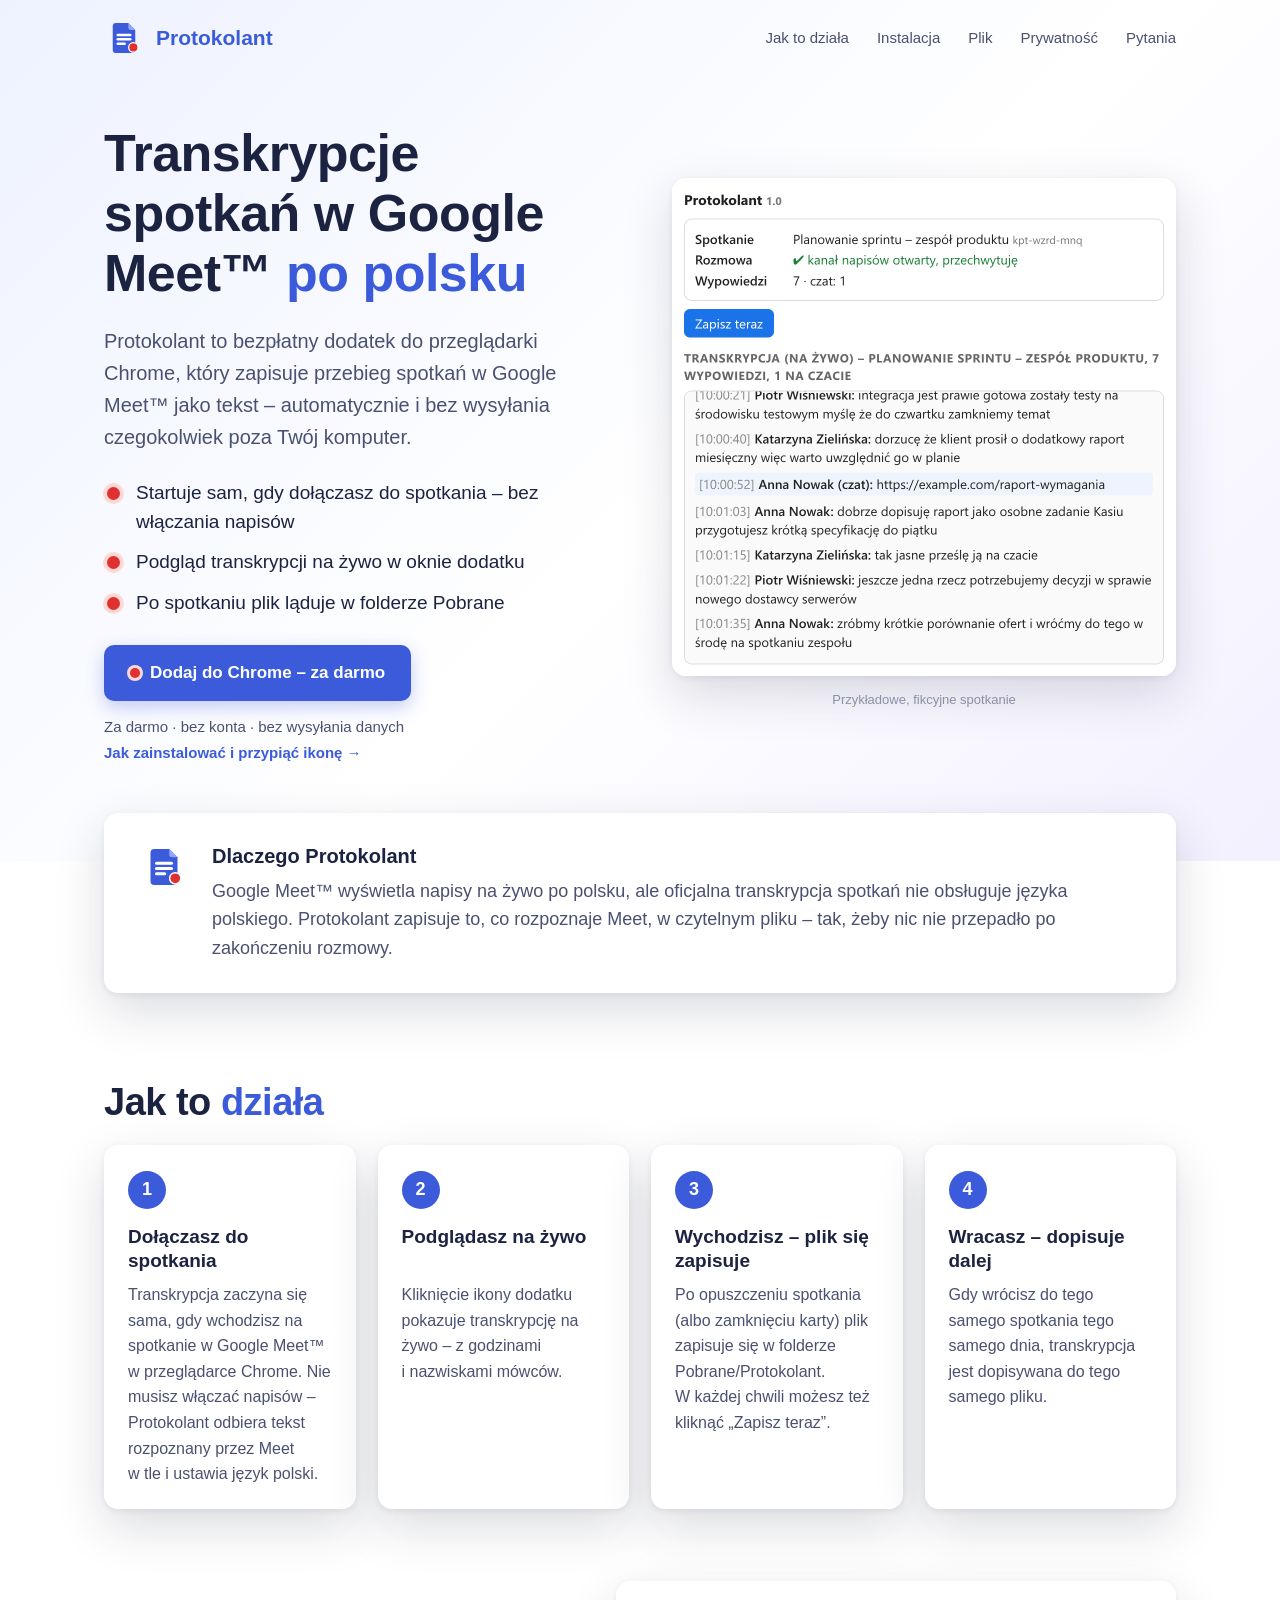
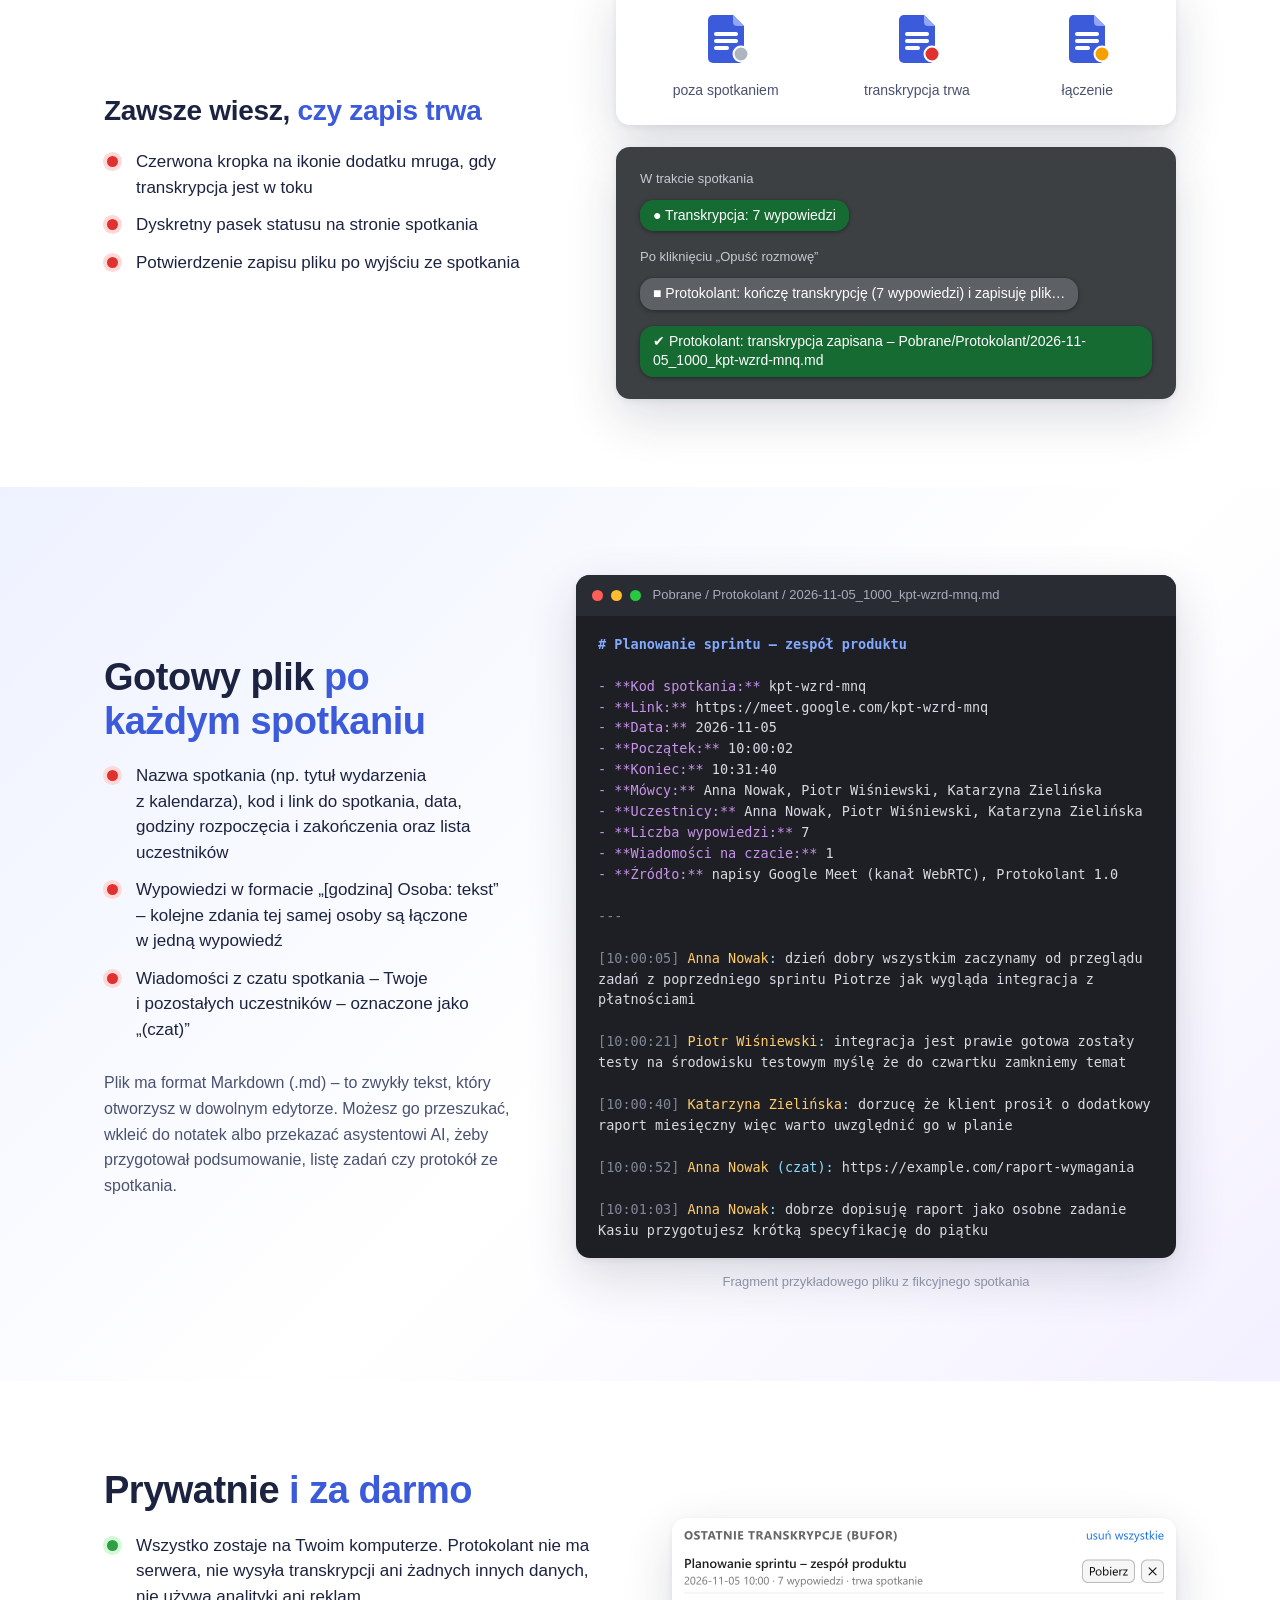
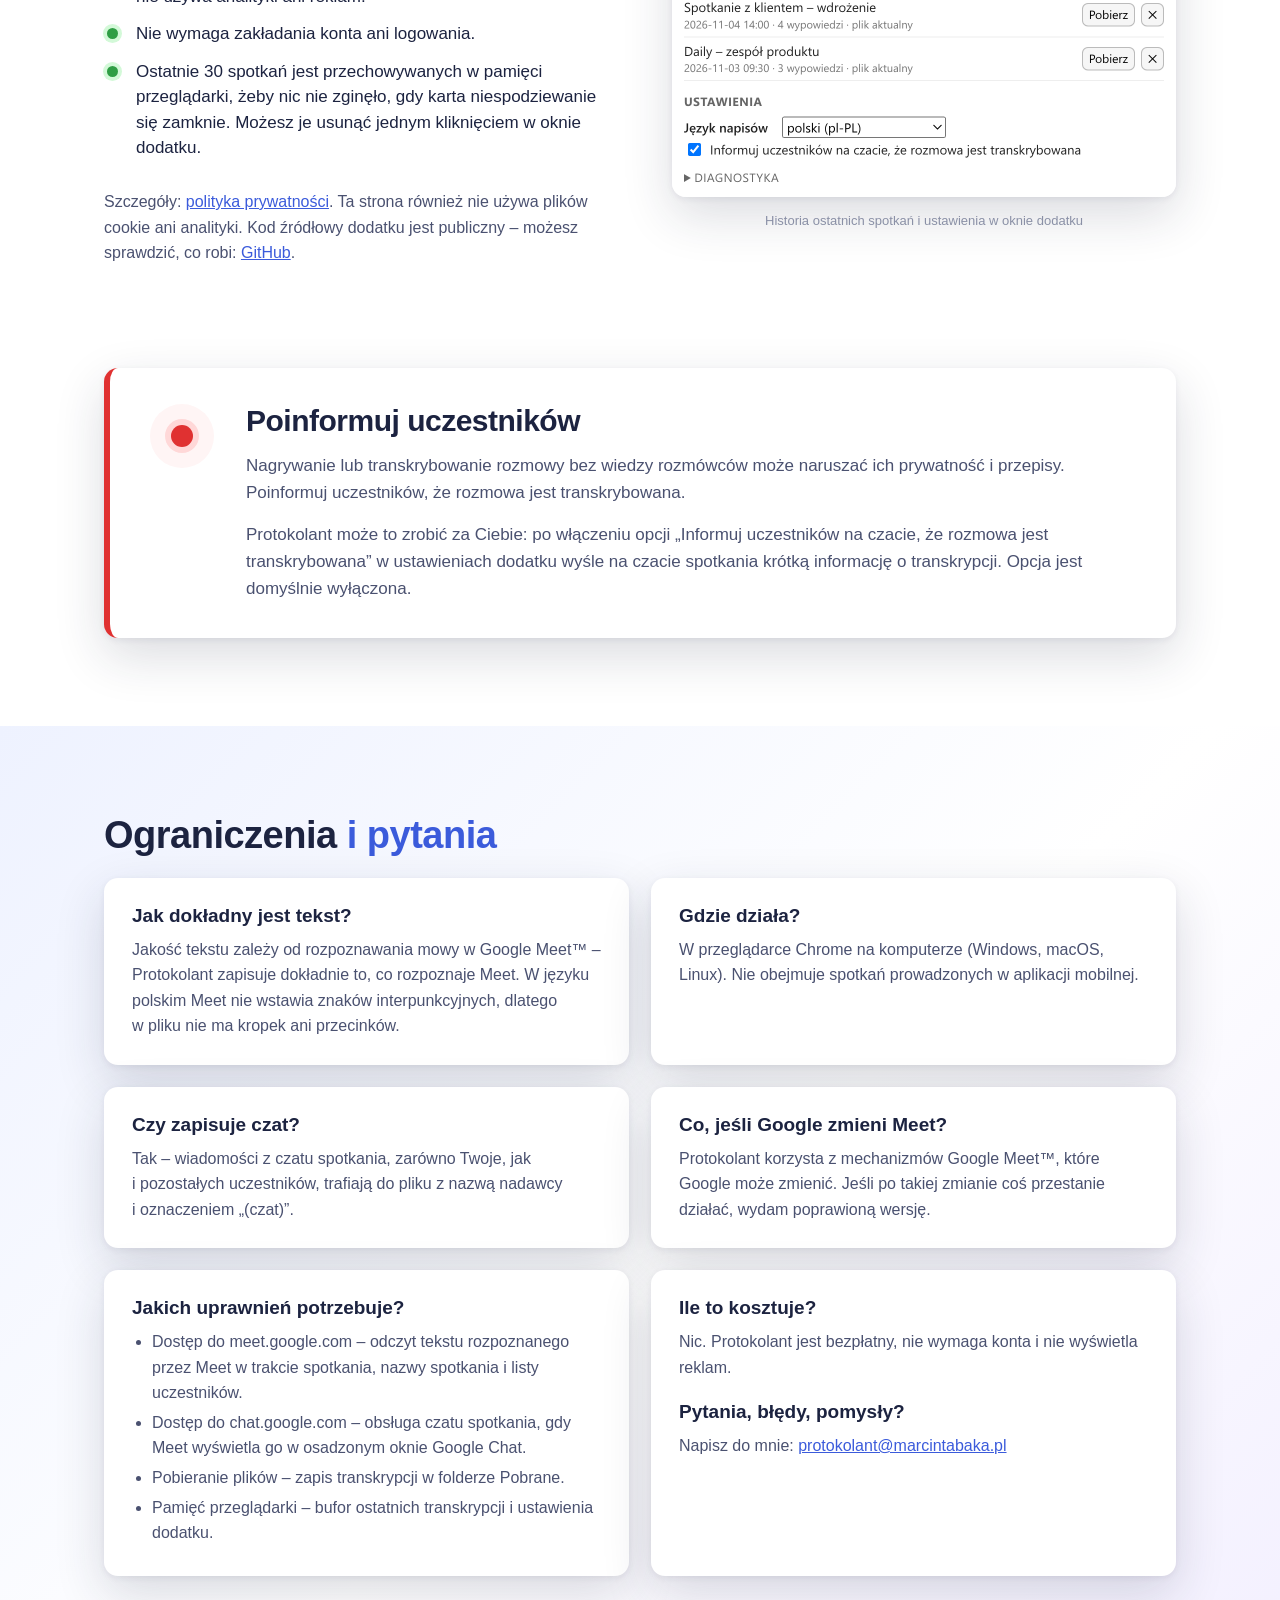
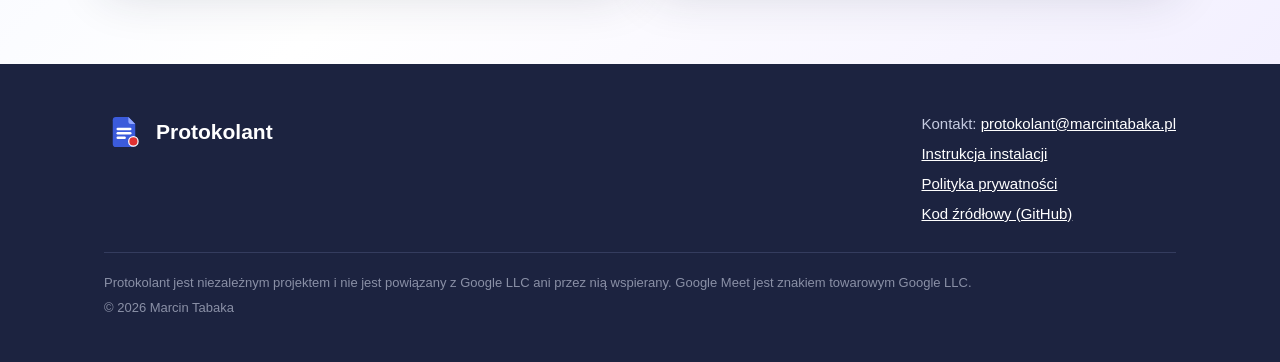
<file: store/site/protokolant/index.html>
<!doctype html>
<html lang="pl">
<head>
  <meta charset="utf-8">
  <meta name="viewport" content="width=device-width, initial-scale=1">
  <title>Protokolant – transkrypcje spotkań Google Meet™ po polsku</title>
  <meta name="description" content="Bezpłatny dodatek do Chrome, który zapisuje transkrypcje spotkań Google Meet™ po polsku do plików na Twoim komputerze. Bez konta, bez wysyłania danych.">
  <meta name="color-scheme" content="light">
  <meta name="theme-color" content="#3B5BDB">
  <link rel="canonical" href="https://protokolant.marcintabaka.pl/">
  <link rel="icon" href="img/rec.svg" type="image/svg+xml">
  <link rel="icon" href="img/favicon-32.png" type="image/png" sizes="32x32">
  <link rel="apple-touch-icon" href="img/icon-128.png">
  <meta property="og:type" content="website">
  <meta property="og:locale" content="pl_PL">
  <meta property="og:site_name" content="Protokolant">
  <meta property="og:title" content="Protokolant – transkrypcje spotkań Google Meet™ po polsku">
  <meta property="og:description" content="Bezpłatny dodatek do Chrome. Transkrypcje spotkań zapisywane do plików na Twoim komputerze – bez konta i bez wysyłania danych.">
  <meta property="og:url" content="https://protokolant.marcintabaka.pl/">
  <meta property="og:image" content="https://protokolant.marcintabaka.pl/img/og-1200x630.png">
  <meta property="og:image:width" content="1200">
  <meta property="og:image:height" content="630">
  <meta property="og:image:alt" content="Protokolant – transkrypcje spotkań Google Meet™ po polsku">
  <meta name="twitter:card" content="summary_large_image">
  <link rel="stylesheet" href="style.css">
</head>
<body>

<header class="top">
  <div class="wrap">
    <a class="brand" href="./"><img src="img/rec.svg" width="40" height="40" alt="">Protokolant</a>
    <nav class="nav" aria-label="Sekcje strony">
      <a href="#jak-to-dziala">Jak to działa</a>
      <a href="instalacja/">Instalacja</a>
      <a href="#plik">Plik</a>
      <a href="#prywatnosc">Prywatność</a>
      <a href="#pytania">Pytania</a>
    </nav>
  </div>
</header>

<main>
  <div class="band hero">
    <div class="wrap split">
      <div class="text">
        <h1>Transkrypcje spotkań w&nbsp;Google Meet™ <em>po&nbsp;polsku</em></h1>
        <p class="lead">Protokolant to bezpłatny dodatek do przeglądarki Chrome, który zapisuje przebieg spotkań w&nbsp;Google Meet™ jako tekst – automatycznie i&nbsp;bez wysyłania czegokolwiek poza Twój komputer.</p>
        <ul class="dots">
          <li>Startuje sam, gdy dołączasz do spotkania – bez włączania napisów</li>
          <li>Podgląd transkrypcji na żywo w&nbsp;oknie dodatku</li>
          <li>Po spotkaniu plik ląduje w&nbsp;folderze Pobrane</li>
        </ul>
        <div class="cta">
          <a class="btn" href="https://chromewebstore.google.com/detail/lhpjlgaeofddngnfdbheodoemmkpcdjb"><span class="dot"></span>Dodaj do Chrome – za darmo</a>
          <span class="cta-side"><small>Za darmo · bez konta · bez wysyłania danych</small><a class="more" href="instalacja/">Jak zainstalować i przypiąć ikonę →</a></span>
        </div>
      </div>
      <div class="visual">
        <div class="card shot"><img src="img/popup-podglad.png" width="504" height="498" alt="Okno dodatku Protokolant w trakcie spotkania: nazwa spotkania, stan rozmowy, przycisk „Zapisz teraz” i transkrypcja na żywo z godzinami i nazwiskami mówców"></div>
        <div class="caption">Przykładowe, fikcyjne spotkanie</div>
      </div>
    </div>
  </div>

  <section class="why">
    <div class="wrap">
      <div class="card">
        <img src="img/rec.svg" width="48" height="48" alt="">
        <div>
          <h3>Dlaczego Protokolant</h3>
          <p class="muted">Google Meet™ wyświetla napisy na żywo po polsku, ale oficjalna transkrypcja spotkań nie obsługuje języka polskiego. Protokolant zapisuje to, co rozpoznaje Meet, w&nbsp;czytelnym pliku – tak, żeby nic nie przepadło po zakończeniu rozmowy.</p>
        </div>
      </div>
    </div>
  </section>

  <section id="jak-to-dziala">
    <div class="wrap">
      <h2>Jak to <em>działa</em></h2>
      <div class="steps">
        <div class="step">
          <h3>Dołączasz do spotkania</h3>
          <p>Transkrypcja zaczyna się sama, gdy wchodzisz na spotkanie w&nbsp;Google Meet™ w&nbsp;przeglądarce Chrome. Nie musisz włączać napisów – Protokolant odbiera tekst rozpoznany przez Meet w&nbsp;tle i&nbsp;ustawia język polski.</p>
        </div>
        <div class="step">
          <h3>Podglądasz na żywo</h3>
          <p>Kliknięcie ikony dodatku pokazuje transkrypcję na żywo – z&nbsp;godzinami i&nbsp;nazwiskami mówców.</p>
        </div>
        <div class="step">
          <h3>Wychodzisz – plik się zapisuje</h3>
          <p>Po opuszczeniu spotkania (albo zamknięciu karty) plik zapisuje się w&nbsp;folderze Pobrane/Protokolant. W&nbsp;każdej chwili możesz też kliknąć „Zapisz teraz”.</p>
        </div>
        <div class="step">
          <h3>Wracasz – dopisuje dalej</h3>
          <p>Gdy wrócisz do tego samego spotkania tego samego dnia, transkrypcja jest dopisywana do tego samego pliku.</p>
        </div>
      </div>

      <div class="status split">
        <div class="text">
          <h3>Zawsze wiesz, <em>czy zapis trwa</em></h3>
          <ul class="dots small">
            <li>Czerwona kropka na ikonie dodatku mruga, gdy transkrypcja jest w&nbsp;toku</li>
            <li>Dyskretny pasek statusu na stronie spotkania</li>
            <li>Potwierdzenie zapisu pliku po wyjściu ze spotkania</li>
          </ul>
        </div>
        <div class="visual panel">
        <div class="card icons">
          <div class="ic"><img src="img/idle.svg" width="64" height="64" alt="">poza spotkaniem</div>
          <div class="ic"><img src="img/rec.svg" width="64" height="64" alt="">transkrypcja trwa</div>
          <div class="ic"><img src="img/warn.svg" width="64" height="64" alt="">łączenie</div>
        </div>
        <div class="card pills">
          <div class="label">W trakcie spotkania</div>
          <div class="pill ok">● Transkrypcja: 7 wypowiedzi</div>
          <div class="label">Po kliknięciu „Opuść rozmowę”</div>
          <div class="pill gray">■ Protokolant: kończę transkrypcję (7 wypowiedzi) i&nbsp;zapisuję plik…</div>
          <div class="pill ok">✔ Protokolant: transkrypcja zapisana – Pobrane/Protokolant/2026-11-05_1000_kpt-wzrd-mnq.md</div>
        </div>
        </div>
      </div>
    </div>
  </section>

  <section id="plik" class="band">
    <div class="wrap split">
      <div class="text">
        <h2>Gotowy plik <em>po każdym spotkaniu</em></h2>
        <ul class="dots small">
          <li>Nazwa spotkania (np. tytuł wydarzenia z&nbsp;kalendarza), kod i&nbsp;link do spotkania, data, godziny rozpoczęcia i&nbsp;zakończenia oraz lista uczestników</li>
          <li>Wypowiedzi w&nbsp;formacie „[godzina] Osoba: tekst” – kolejne zdania tej samej osoby są łączone w&nbsp;jedną wypowiedź</li>
          <li>Wiadomości z&nbsp;czatu spotkania – Twoje i&nbsp;pozostałych uczestników – oznaczone jako „(czat)”</li>
        </ul>
        <p class="note">Plik ma format Markdown (.md) – to zwykły tekst, który otworzysz w&nbsp;dowolnym edytorze. Możesz go przeszukać, wkleić do notatek albo przekazać asystentowi AI, żeby przygotował podsumowanie, listę zadań czy protokół ze spotkania.</p>
      </div>
      <div class="visual">
        <div class="card file">
          <div class="bar"><i style="background:#ff5f57"></i><i style="background:#febc2e"></i><i style="background:#28c840"></i>&nbsp;Pobrane / Protokolant / 2026-11-05_1000_kpt-wzrd-mnq.md</div>
<pre><span class="md-h"># Planowanie sprintu – zespół produktu</span>

<span class="md-k">- **Kod spotkania:**</span> kpt-wzrd-mnq
<span class="md-k">- **Link:**</span> https://meet.google.com/kpt-wzrd-mnq
<span class="md-k">- **Data:**</span> 2026-11-05
<span class="md-k">- **Początek:**</span> 10:00:02
<span class="md-k">- **Koniec:**</span> 10:31:40
<span class="md-k">- **Mówcy:**</span> Anna Nowak, Piotr Wiśniewski, Katarzyna Zielińska
<span class="md-k">- **Uczestnicy:**</span> Anna Nowak, Piotr Wiśniewski, Katarzyna Zielińska
<span class="md-k">- **Liczba wypowiedzi:**</span> 7
<span class="md-k">- **Wiadomości na czacie:**</span> 1
<span class="md-k">- **Źródło:**</span> napisy Google Meet (kanał WebRTC), Protokolant 1.0

<span class="md-t">---</span>

<span class="md-t">[10:00:05]</span><span class="md-s"> Anna Nowak</span><span class="md-c">:</span> dzień dobry wszystkim zaczynamy od przeglądu zadań z poprzedniego sprintu Piotrze jak wygląda integracja z płatnościami

<span class="md-t">[10:00:21]</span><span class="md-s"> Piotr Wiśniewski</span><span class="md-c">:</span> integracja jest prawie gotowa zostały testy na środowisku testowym myślę że do czwartku zamkniemy temat

<span class="md-t">[10:00:40]</span><span class="md-s"> Katarzyna Zielińska</span><span class="md-c">:</span> dorzucę że klient prosił o dodatkowy raport miesięczny więc warto uwzględnić go w planie

<span class="md-t">[10:00:52]</span><span class="md-s"> Anna Nowak</span><span class="md-c"> (czat):</span> https://example.com/raport-wymagania

<span class="md-t">[10:01:03]</span><span class="md-s"> Anna Nowak</span><span class="md-c">:</span> dobrze dopisuję raport jako osobne zadanie Kasiu przygotujesz krótką specyfikację do piątku</pre>
        </div>
        <div class="caption">Fragment przykładowego pliku z&nbsp;fikcyjnego spotkania</div>
      </div>
    </div>
  </section>

  <section id="prywatnosc">
    <div class="wrap split rev">
      <div class="text">
        <h2>Prywatnie <em>i&nbsp;za darmo</em></h2>
        <ul class="dots green small">
          <li>Wszystko zostaje na Twoim komputerze. Protokolant nie ma serwera, nie wysyła transkrypcji ani żadnych innych danych, nie używa analityki ani reklam.</li>
          <li>Nie wymaga zakładania konta ani logowania.</li>
          <li>Ostatnie 30 spotkań jest przechowywanych w&nbsp;pamięci przeglądarki, żeby nic nie zginęło, gdy karta niespodziewanie się zamknie. Możesz je usunąć jednym kliknięciem w&nbsp;oknie dodatku.</li>
        </ul>
        <p class="note">Szczegóły: <a href="prywatnosc/">polityka prywatności</a>. Ta strona również nie używa plików cookie ani analityki. Kod źródłowy dodatku jest publiczny – możesz sprawdzić, co robi: <a href="https://github.com/marcintabaka/protokolant">GitHub</a>.</p>
      </div>
      <div class="visual">
        <div class="card shot"><img src="img/popup-ustawienia.png" width="504" height="279" alt="Okno dodatku: lista ostatnich transkrypcji z przyciskami „Pobierz” i usuwania, odnośnik „usuń wszystkie” oraz ustawienia – język napisów i opcja informowania uczestników na czacie"></div>
        <div class="caption">Historia ostatnich spotkań i&nbsp;ustawienia w&nbsp;oknie dodatku</div>
      </div>
    </div>
  </section>

  <section id="informowanie" class="inform" style="padding-top: 0">
    <div class="wrap">
      <div class="card">
        <div class="badge"><span></span></div>
        <div>
          <h2>Poinformuj uczestników</h2>
          <p>Nagrywanie lub transkrybowanie rozmowy bez wiedzy rozmówców może naruszać ich prywatność i&nbsp;przepisy. Poinformuj uczestników, że rozmowa jest transkrybowana.</p>
          <p>Protokolant może to zrobić za Ciebie: po włączeniu opcji „Informuj uczestników na czacie, że rozmowa jest transkrybowana” w&nbsp;ustawieniach dodatku wyśle na czacie spotkania krótką informację o&nbsp;transkrypcji. Opcja jest domyślnie wyłączona.</p>
        </div>
      </div>
    </div>
  </section>

  <section id="pytania" class="band">
    <div class="wrap">
      <h2>Ograniczenia <em>i&nbsp;pytania</em></h2>
      <div class="faq">
        <div class="card">
          <h3>Jak dokładny jest tekst?</h3>
          <p>Jakość tekstu zależy od rozpoznawania mowy w&nbsp;Google Meet™ – Protokolant zapisuje dokładnie to, co rozpoznaje Meet. W&nbsp;języku polskim Meet nie wstawia znaków interpunkcyjnych, dlatego w&nbsp;pliku nie ma kropek ani przecinków.</p>
        </div>
        <div class="card">
          <h3>Gdzie działa?</h3>
          <p>W przeglądarce Chrome na komputerze (Windows, macOS, Linux). Nie obejmuje spotkań prowadzonych w&nbsp;aplikacji mobilnej.</p>
        </div>
        <div class="card">
          <h3>Czy zapisuje czat?</h3>
          <p>Tak – wiadomości z&nbsp;czatu spotkania, zarówno Twoje, jak i&nbsp;pozostałych uczestników, trafiają do pliku z&nbsp;nazwą nadawcy i&nbsp;oznaczeniem „(czat)”.</p>
        </div>
        <div class="card">
          <h3>Co, jeśli Google zmieni Meet?</h3>
          <p>Protokolant korzysta z&nbsp;mechanizmów Google Meet™, które Google może zmienić. Jeśli po takiej zmianie coś przestanie działać, wydam poprawioną wersję.</p>
        </div>
        <div class="card">
          <h3>Jakich uprawnień potrzebuje?</h3>
          <ul>
            <li>Dostęp do meet.google.com – odczyt tekstu rozpoznanego przez Meet w&nbsp;trakcie spotkania, nazwy spotkania i&nbsp;listy uczestników.</li>
            <li>Dostęp do chat.google.com – obsługa czatu spotkania, gdy Meet wyświetla go w&nbsp;osadzonym oknie Google Chat.</li>
            <li>Pobieranie plików – zapis transkrypcji w&nbsp;folderze Pobrane.</li>
            <li>Pamięć przeglądarki – bufor ostatnich transkrypcji i&nbsp;ustawienia dodatku.</li>
          </ul>
        </div>
        <div class="card">
          <h3>Ile to kosztuje?</h3>
          <p>Nic. Protokolant jest bezpłatny, nie wymaga konta i&nbsp;nie wyświetla reklam.</p>
          <h3 style="margin-top: 20px">Pytania, błędy, pomysły?</h3>
          <p>Napisz do mnie: <a href="mailto:protokolant@marcintabaka.pl">protokolant@marcintabaka.pl</a></p>
        </div>
      </div>
    </div>
  </section>
</main>

<footer>
  <div class="wrap">
    <a class="brand" href="./"><img src="img/rec.svg" width="40" height="40" alt="">Protokolant</a>
    <div class="links">
      <p>Kontakt: <a href="mailto:protokolant@marcintabaka.pl">protokolant@marcintabaka.pl</a></p>
      <p><a href="instalacja/">Instrukcja instalacji</a></p>
      <p><a href="prywatnosc/">Polityka prywatności</a></p>
      <p><a href="https://github.com/marcintabaka/protokolant">Kod źródłowy (GitHub)</a></p>
    </div>
    <div class="legal">
      <p>Protokolant jest niezależnym projektem i&nbsp;nie jest powiązany z&nbsp;Google LLC ani przez nią wspierany. Google Meet jest znakiem towarowym Google LLC.</p>
      <p>© 2026 Marcin Tabaka</p>
    </div>
  </div>
</footer>

</body>
</html>
</file>
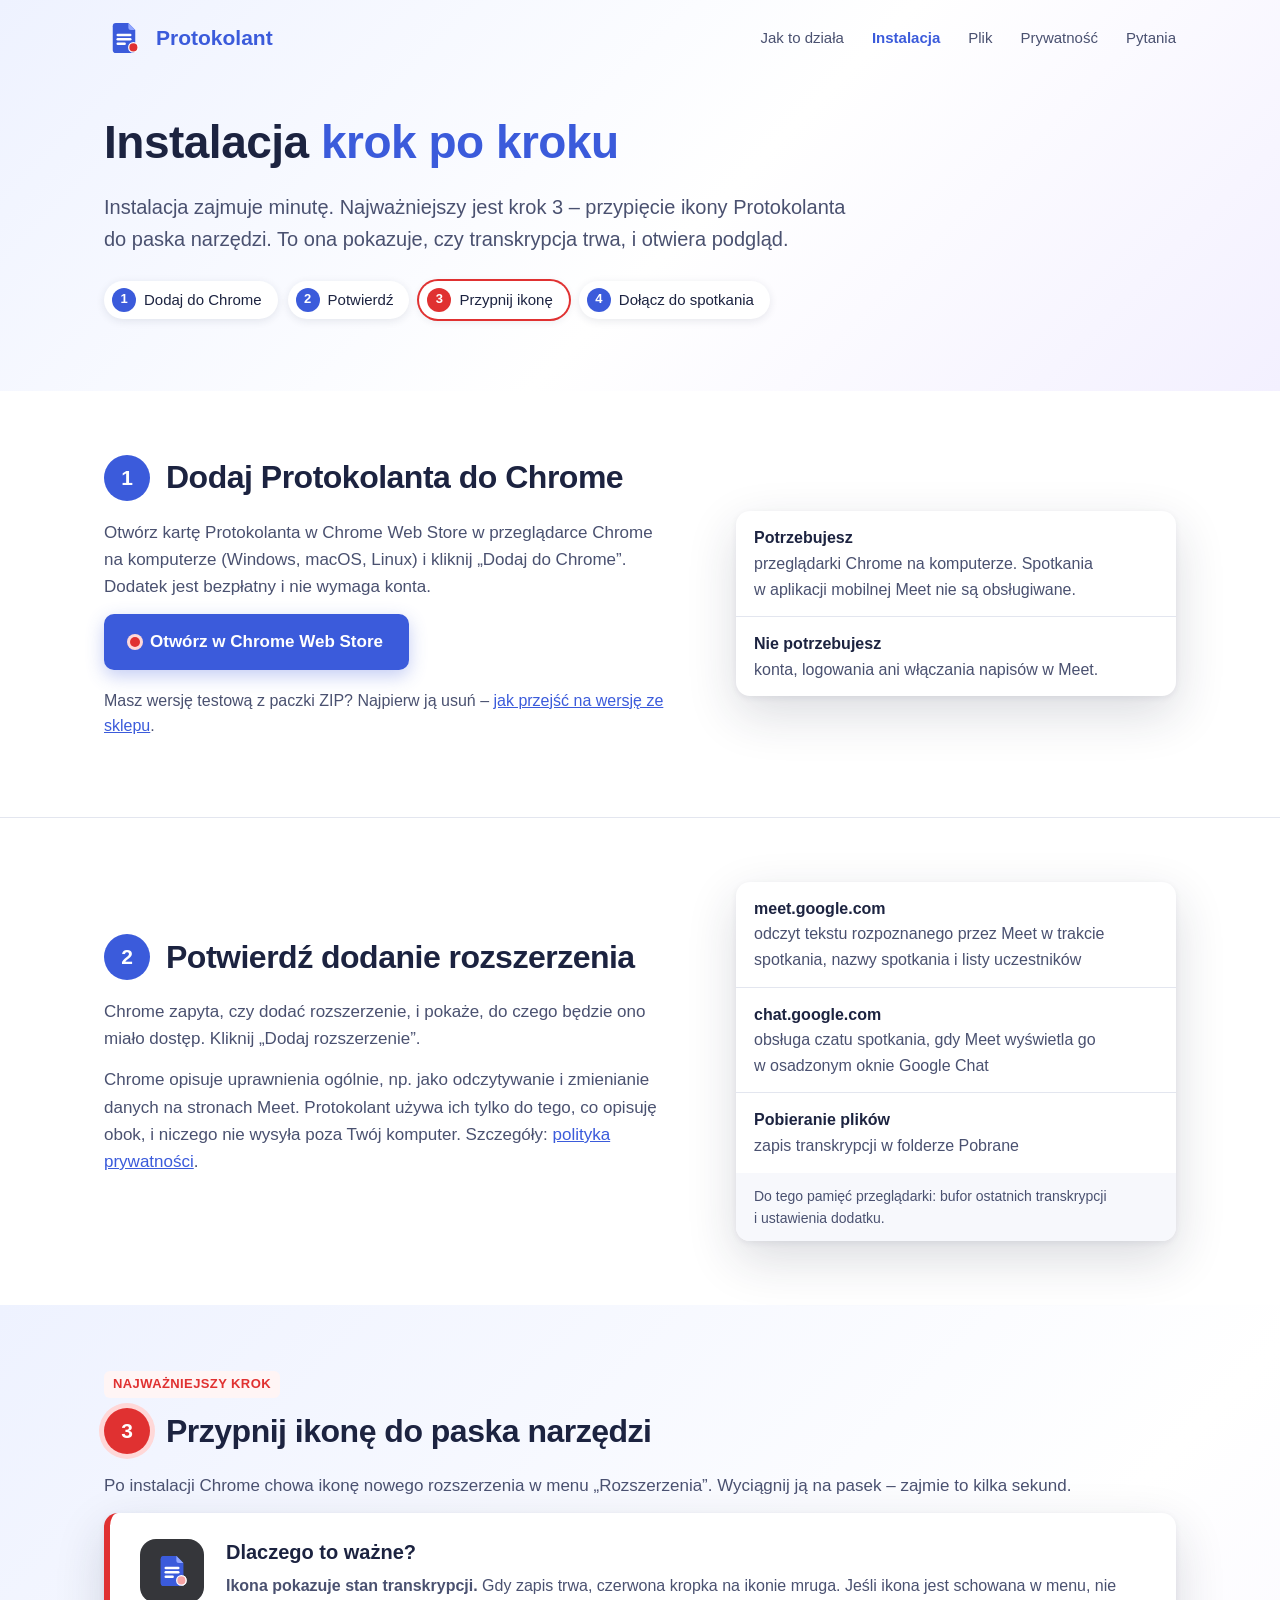
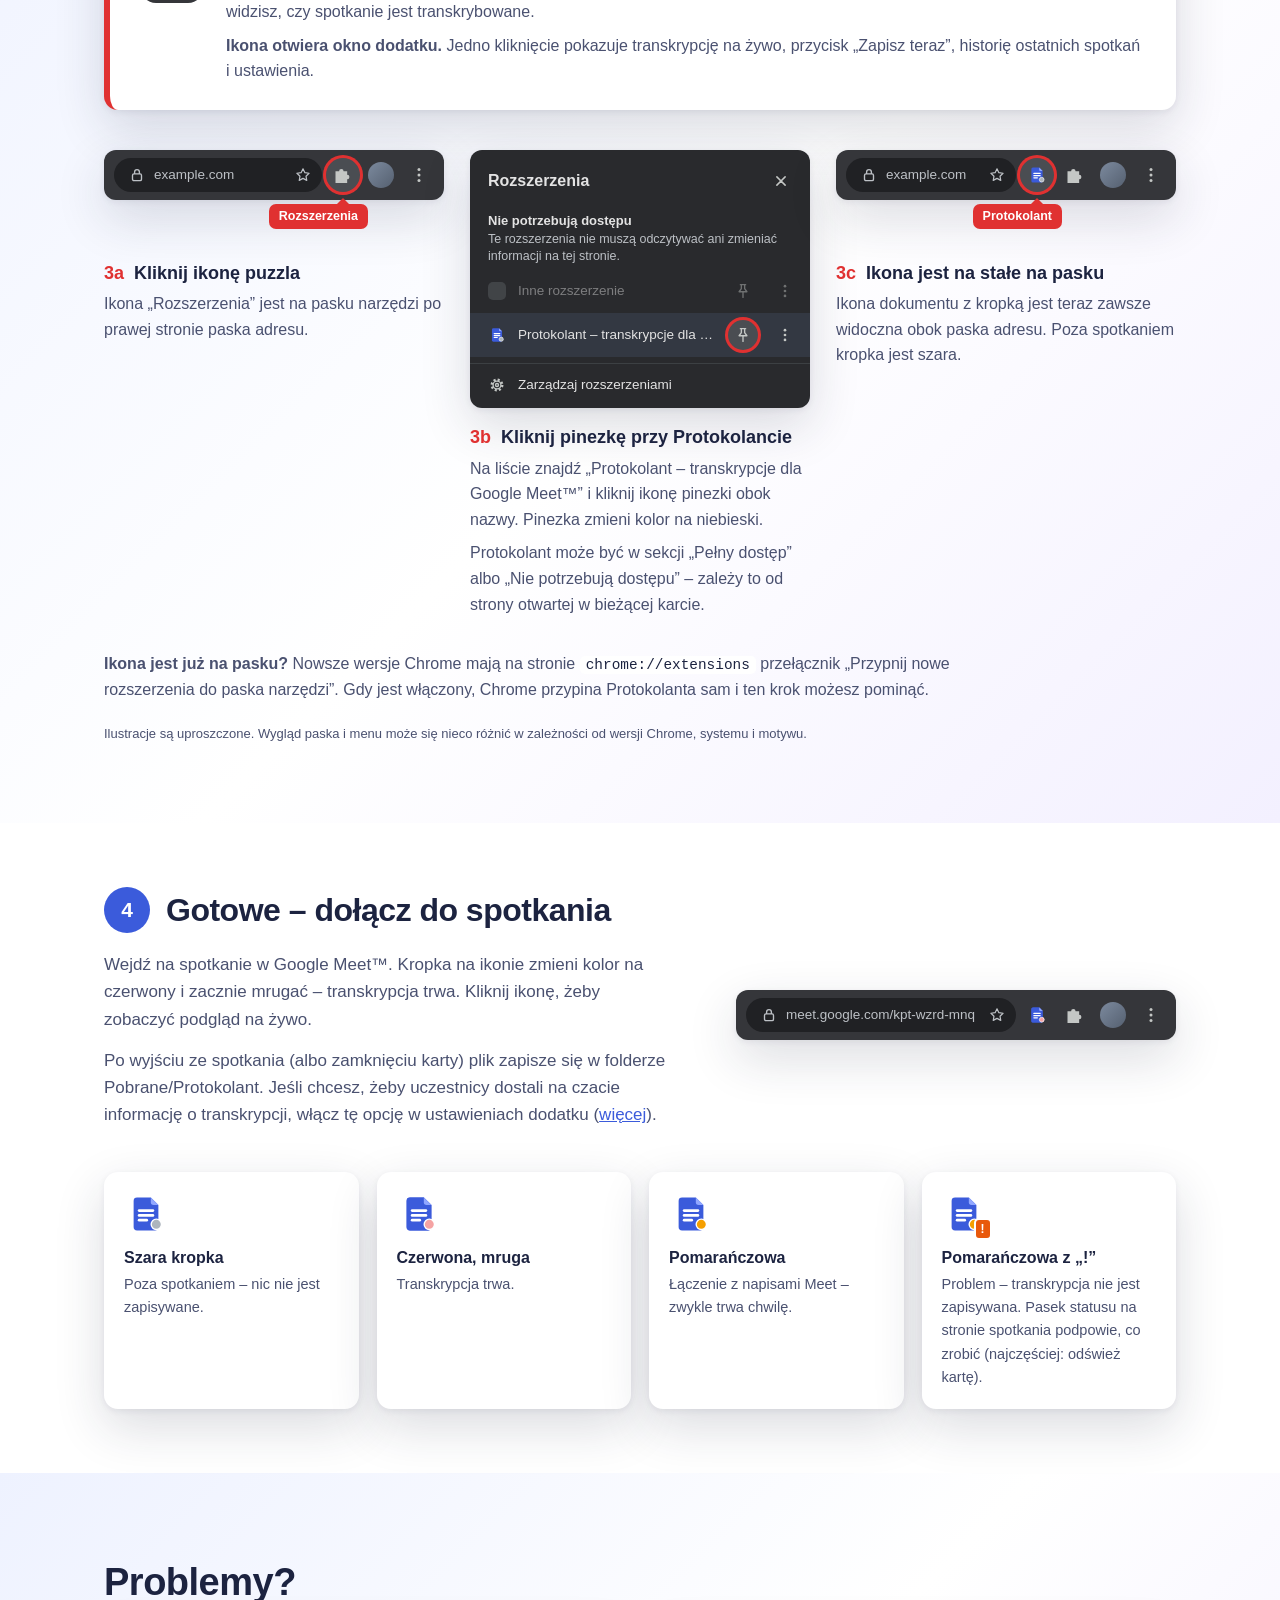
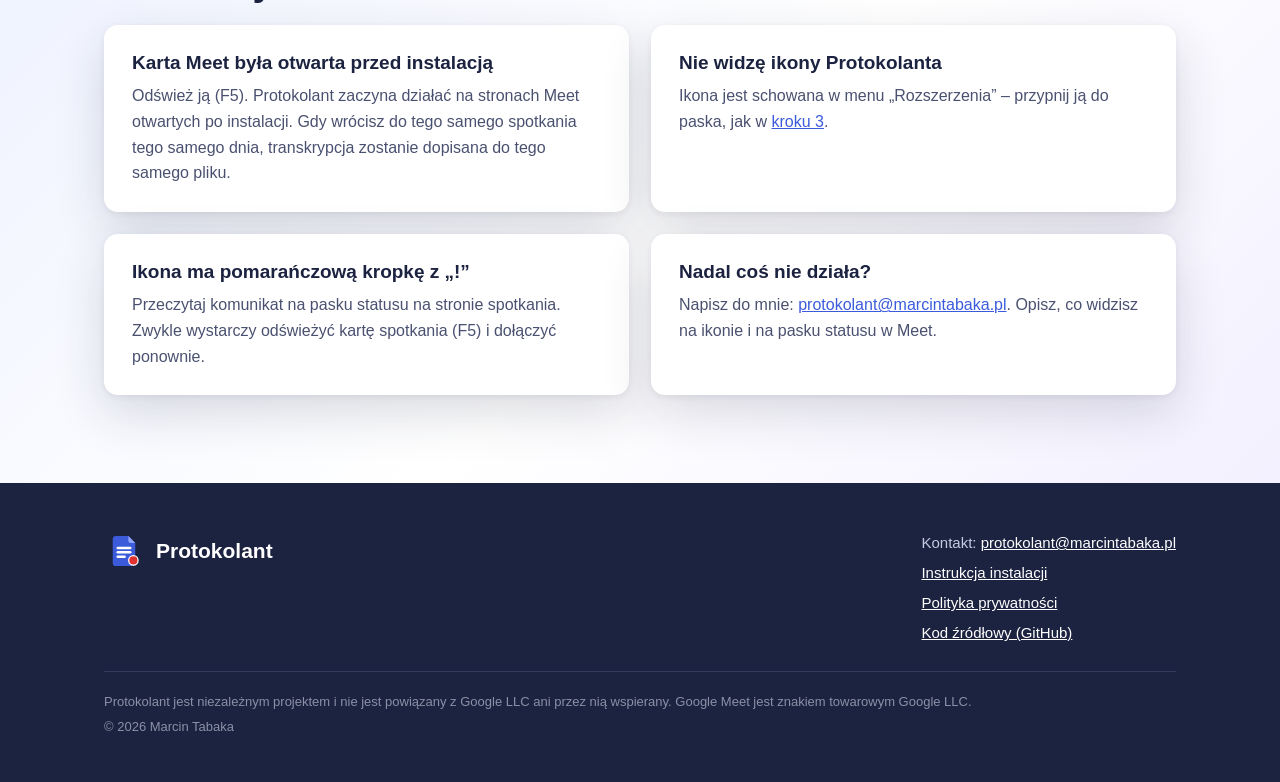
<file: store/site/protokolant/instalacja/index.html>
<!doctype html>
<html lang="pl">
<head>
  <meta charset="utf-8">
  <meta name="viewport" content="width=device-width, initial-scale=1">
  <title>Instalacja Protokolanta krok po kroku – dodaj do Chrome i przypnij ikonę</title>
  <meta name="description" content="Jak zainstalować Protokolanta w Chrome i przypiąć jego ikonę do paska narzędzi, żeby widzieć, czy transkrypcja spotkania Google Meet™ trwa.">
  <meta name="color-scheme" content="light">
  <meta name="theme-color" content="#3B5BDB">
  <link rel="canonical" href="https://protokolant.marcintabaka.pl/instalacja/">
  <link rel="icon" href="../img/rec.svg" type="image/svg+xml">
  <link rel="icon" href="../img/favicon-32.png" type="image/png" sizes="32x32">
  <link rel="apple-touch-icon" href="../img/icon-128.png">
  <meta property="og:type" content="website">
  <meta property="og:locale" content="pl_PL">
  <meta property="og:site_name" content="Protokolant">
  <meta property="og:title" content="Instalacja Protokolanta krok po kroku">
  <meta property="og:description" content="Dodaj Protokolanta do Chrome i przypnij ikonę do paska narzędzi – mrugająca czerwona kropka pokazuje, że transkrypcja trwa.">
  <meta property="og:url" content="https://protokolant.marcintabaka.pl/instalacja/">
  <meta property="og:image" content="https://protokolant.marcintabaka.pl/img/og-1200x630.png">
  <meta property="og:image:width" content="1200">
  <meta property="og:image:height" content="630">
  <meta property="og:image:alt" content="Protokolant – transkrypcje spotkań Google Meet™ po polsku">
  <meta name="twitter:card" content="summary_large_image">
  <link rel="stylesheet" href="../style.css">
</head>
<body>

<!-- Ikony do ilustracji paska Chrome: proste, własne kształty (nie grafiki Google). -->
<svg width="0" height="0" style="position:absolute" aria-hidden="true">
  <symbol id="i-puzzle" viewBox="0 0 24 24"><path fill="currentColor" d="M3 7.5h4.3a2.7 2.7 0 1 1 5.4 0H17v4.3a2.7 2.7 0 1 1 0 5.4V21.5H3z"/></symbol>
  <symbol id="i-pin" viewBox="0 0 24 24"><path fill="none" stroke="currentColor" stroke-width="1.8" stroke-linecap="round" stroke-linejoin="round" d="M8.5 3.5h7M9.8 3.5v5.2L6.8 13h10.4l-3-4.3V3.5M12 13v7.5"/></symbol>
  <symbol id="i-pinned" viewBox="0 0 24 24"><path fill="currentColor" stroke="currentColor" stroke-width="1.8" stroke-linejoin="round" d="M8.5 3.5h7M9.8 3.5v5.2L6.8 13h10.4l-3-4.3V3.5z"/><path stroke="currentColor" stroke-width="1.8" stroke-linecap="round" d="M12 13v7.5"/></symbol>
  <symbol id="i-star" viewBox="0 0 24 24"><path fill="none" stroke="currentColor" stroke-width="1.6" stroke-linejoin="round" d="M12 3.8l2.5 5.1 5.6.8-4.1 3.9 1 5.6-5-2.7-5 2.7 1-5.6-4.1-3.9 5.6-.8z"/></symbol>
  <symbol id="i-more" viewBox="0 0 24 24"><g fill="currentColor"><circle cx="12" cy="5.5" r="1.8"/><circle cx="12" cy="12" r="1.8"/><circle cx="12" cy="18.5" r="1.8"/></g></symbol>
  <symbol id="i-close" viewBox="0 0 24 24"><path stroke="currentColor" stroke-width="2" stroke-linecap="round" d="M6.5 6.5l11 11M17.5 6.5l-11 11"/></symbol>
  <symbol id="i-gear" viewBox="0 0 24 24"><g fill="none" stroke="currentColor"><circle cx="12" cy="12" r="7" stroke-width="3.2" stroke-dasharray="2.75 2.75"/><circle cx="12" cy="12" r="5.2" stroke-width="1.8"/><circle cx="12" cy="12" r="2" stroke-width="1.8"/></g></symbol>
  <symbol id="i-lock" viewBox="0 0 24 24"><g fill="none" stroke="currentColor" stroke-width="1.8"><rect x="6" y="10.5" width="12" height="9" rx="2"/><path d="M8.8 10.5V8a3.2 3.2 0 0 1 6.4 0v2.5"/></g></symbol>
</svg>

<header class="top">
  <div class="wrap">
    <a class="brand" href="../"><img src="../img/rec.svg" width="40" height="40" alt="">Protokolant</a>
    <nav class="nav" aria-label="Strony">
      <a href="../#jak-to-dziala">Jak to działa</a>
      <a href="./" aria-current="page">Instalacja</a>
      <a href="../#plik">Plik</a>
      <a href="../#prywatnosc">Prywatność</a>
      <a href="../#pytania">Pytania</a>
    </nav>
  </div>
</header>

<main>
  <div class="band hero page-hero">
    <div class="wrap">
      <h1>Instalacja <em>krok po kroku</em></h1>
      <p class="lead">Instalacja zajmuje minutę. Najważniejszy jest krok 3 – przypięcie ikony Protokolanta do paska narzędzi. To ona pokazuje, czy transkrypcja trwa, i&nbsp;otwiera podgląd.</p>
      <ol class="toc">
        <li><a href="#krok-1">Dodaj do Chrome</a></li>
        <li><a href="#krok-2">Potwierdź</a></li>
        <li class="key"><a href="#krok-3">Przypnij ikonę</a></li>
        <li><a href="#krok-4">Dołącz do spotkania</a></li>
      </ol>
    </div>
  </div>

  <section class="istep" id="krok-1">
    <div class="wrap split">
      <div class="text">
        <div class="istep-head"><span class="n">1</span><h2>Dodaj Protokolanta do&nbsp;Chrome</h2></div>
        <p>Otwórz kartę Protokolanta w&nbsp;Chrome Web Store w&nbsp;przeglądarce Chrome na komputerze (Windows, macOS, Linux) i&nbsp;kliknij „Dodaj do Chrome”. Dodatek jest bezpłatny i&nbsp;nie wymaga konta.</p>
        <div class="cta">
          <a class="btn" href="https://chromewebstore.google.com/detail/lhpjlgaeofddngnfdbheodoemmkpcdjb"><span class="dot"></span>Otwórz w Chrome Web Store</a>
        </div>
        <p class="note"><!-- WERSJA TYMCZASOWA -->Masz wersję testową z&nbsp;paczki ZIP? Najpierw ją usuń – <a href="../wersja-testowa/">jak przejść na wersję ze sklepu</a>.</p>
      </div>
      <div class="visual">
        <div class="card perm-card">
          <ul class="perm">
            <li><b>Potrzebujesz</b>przeglądarki Chrome na komputerze. Spotkania w&nbsp;aplikacji mobilnej Meet nie są obsługiwane.</li>
            <li><b>Nie potrzebujesz</b>konta, logowania ani włączania napisów w&nbsp;Meet.</li>
          </ul>
        </div>
      </div>
    </div>
  </section>

  <section class="istep" id="krok-2">
    <div class="wrap split">
      <div class="text">
        <div class="istep-head"><span class="n">2</span><h2>Potwierdź dodanie rozszerzenia</h2></div>
        <p>Chrome zapyta, czy dodać rozszerzenie, i&nbsp;pokaże, do czego będzie ono miało dostęp. Kliknij „Dodaj rozszerzenie”.</p>
        <p>Chrome opisuje uprawnienia ogólnie, np. jako odczytywanie i&nbsp;zmienianie danych na stronach Meet. Protokolant używa ich tylko do tego, co opisuję obok, i&nbsp;niczego nie wysyła poza Twój komputer. Szczegóły: <a href="../prywatnosc/">polityka prywatności</a>.</p>
      </div>
      <div class="visual">
        <div class="card perm-card">
          <ul class="perm">
            <li><b>meet.google.com</b>odczyt tekstu rozpoznanego przez Meet w&nbsp;trakcie spotkania, nazwy spotkania i&nbsp;listy uczestników</li>
            <li><b>chat.google.com</b>obsługa czatu spotkania, gdy Meet wyświetla go w&nbsp;osadzonym oknie Google Chat</li>
            <li><b>Pobieranie plików</b>zapis transkrypcji w&nbsp;folderze Pobrane</li>
          </ul>
          <div class="perm-foot">Do tego pamięć przeglądarki: bufor ostatnich transkrypcji i&nbsp;ustawienia dodatku.</div>
        </div>
      </div>
    </div>
  </section>

  <section class="istep band key" id="krok-3">
    <div class="wrap">
      <span class="flag">Najważniejszy krok</span>
      <div class="istep-head"><span class="n">3</span><h2>Przypnij ikonę do paska narzędzi</h2></div>
      <p>Po instalacji Chrome chowa ikonę nowego rozszerzenia w&nbsp;menu „Rozszerzenia”. Wyciągnij ją na pasek – zajmie to kilka sekund.</p>

      <div class="why-box">
        <div class="icon"><span class="blink"><img src="../img/rec.svg" width="40" height="40" alt=""><img src="../img/dim.svg" width="40" height="40" alt=""></span></div>
        <div>
          <h3>Dlaczego to ważne?</h3>
          <p><b>Ikona pokazuje stan transkrypcji.</b> Gdy zapis trwa, czerwona kropka na ikonie mruga. Jeśli ikona jest schowana w&nbsp;menu, nie widzisz, czy spotkanie jest transkrybowane.</p>
          <p><b>Ikona otwiera okno dodatku.</b> Jedno kliknięcie pokazuje transkrypcję na żywo, przycisk „Zapisz teraz”, historię ostatnich spotkań i&nbsp;ustawienia.</p>
        </div>
      </div>

      <div class="subs">
        <div class="sub">
          <div class="cr cr-fig" role="img" aria-label="Pasek narzędzi Chrome; ikona puzzla „Rozszerzenia” po prawej stronie paska adresu jest zaznaczona">
            <div class="cr-bar">
              <div class="cr-omni"><svg><use href="#i-lock"/></svg><span class="url">example.com</span><svg class="star"><use href="#i-star"/></svg></div>
              <span class="cr-btn hl"><svg><use href="#i-puzzle"/></svg><span class="cr-tip">Rozszerzenia</span></span>
              <span class="cr-avatar"></span>
              <span class="cr-btn"><svg><use href="#i-more"/></svg></span>
            </div>
          </div>
          <h3><span>3a</span>Kliknij ikonę puzzla</h3>
          <p>Ikona „Rozszerzenia” jest na pasku narzędzi po prawej stronie paska adresu.</p>
        </div>

        <div class="sub">
          <div class="cr" role="img" aria-label="Panel „Rozszerzenia” z listą rozszerzeń; przy Protokolancie zaznaczona ikona pinezki">
            <div class="cr-panel">
              <div class="cr-head">Rozszerzenia<span class="cr-btn"><svg><use href="#i-close"/></svg></span></div>
              <div class="cr-sec"><b>Nie potrzebują dostępu</b><span>Te rozszerzenia nie muszą odczytywać ani zmieniać informacji na tej stronie.</span></div>
              <div class="cr-row dim"><span class="ph"></span><span class="name">Inne rozszerzenie</span><span class="cr-btn"><svg><use href="#i-pin"/></svg></span><span class="cr-btn"><svg><use href="#i-more"/></svg></span></div>
              <div class="cr-row on"><img src="../img/idle.svg" width="18" height="18" alt=""><span class="name">Protokolant – transkrypcje dla Google Meet™</span><span class="cr-btn hl"><svg><use href="#i-pin"/></svg></span><span class="cr-btn"><svg><use href="#i-more"/></svg></span></div>
              <div class="cr-foot"><svg><use href="#i-gear"/></svg>Zarządzaj rozszerzeniami</div>
            </div>
          </div>
          <h3><span>3b</span>Kliknij pinezkę przy Protokolancie</h3>
          <p>Na liście znajdź „Protokolant – transkrypcje dla Google Meet™” i&nbsp;kliknij ikonę pinezki obok nazwy. Pinezka zmieni kolor na niebieski.</p>
          <p>Protokolant może być w&nbsp;sekcji „Pełny dostęp” albo „Nie potrzebują dostępu” – zależy to od strony otwartej w&nbsp;bieżącej karcie.</p>
        </div>

        <div class="sub">
          <div class="cr cr-fig" role="img" aria-label="Pasek narzędzi Chrome po przypięciu: ikona Protokolanta z szarą kropką obok ikony puzzla">
            <div class="cr-bar">
              <div class="cr-omni"><svg><use href="#i-lock"/></svg><span class="url">example.com</span><svg class="star"><use href="#i-star"/></svg></div>
              <span class="cr-btn hl"><img src="../img/idle.svg" width="20" height="20" alt=""><span class="cr-tip">Protokolant</span></span>
              <span class="cr-btn"><svg><use href="#i-puzzle"/></svg></span>
              <span class="cr-avatar"></span>
              <span class="cr-btn"><svg><use href="#i-more"/></svg></span>
            </div>
          </div>
          <h3><span>3c</span>Ikona jest na stałe na pasku</h3>
          <p>Ikona dokumentu z&nbsp;kropką jest teraz zawsze widoczna obok paska adresu. Poza spotkaniem kropka jest szara.</p>
        </div>
      </div>
      <p class="note tip"><b>Ikona jest już na pasku?</b> Nowsze wersje Chrome mają na stronie <code>chrome://extensions</code> przełącznik „Przypnij nowe rozszerzenia do paska narzędzi”. Gdy jest włączony, Chrome przypina Protokolanta sam i&nbsp;ten krok możesz pominąć.</p>
      <p class="fig-note">Ilustracje są uproszczone. Wygląd paska i&nbsp;menu może się nieco różnić w&nbsp;zależności od wersji Chrome, systemu i&nbsp;motywu.</p>
    </div>
  </section>

  <section class="istep" id="krok-4">
    <div class="wrap">
      <div class="split">
        <div class="text">
          <div class="istep-head"><span class="n">4</span><h2>Gotowe – dołącz do spotkania</h2></div>
          <p>Wejdź na spotkanie w&nbsp;Google Meet™. Kropka na ikonie zmieni kolor na czerwony i&nbsp;zacznie mrugać – transkrypcja trwa. Kliknij ikonę, żeby zobaczyć podgląd na żywo.</p>
          <p>Po wyjściu ze spotkania (albo zamknięciu karty) plik zapisze się w&nbsp;folderze Pobrane/Protokolant. Jeśli chcesz, żeby uczestnicy dostali na czacie informację o&nbsp;transkrypcji, włącz tę opcję w&nbsp;ustawieniach dodatku (<a href="../#informowanie">więcej</a>).</p>
        </div>
        <div class="visual">
          <div class="cr" role="img" aria-label="Pasek narzędzi Chrome podczas spotkania w Google Meet: ikona Protokolanta z mrugającą czerwoną kropką" style="width: 440px; max-width: 100%">
            <div class="cr-bar">
              <div class="cr-omni"><svg><use href="#i-lock"/></svg><span class="url">meet.google.com/kpt-wzrd-mnq</span><svg class="star"><use href="#i-star"/></svg></div>
              <span class="cr-btn"><span class="blink"><img src="../img/rec.svg" width="20" height="20" alt=""><img src="../img/dim.svg" width="20" height="20" alt=""></span></span>
              <span class="cr-btn"><svg><use href="#i-puzzle"/></svg></span>
              <span class="cr-avatar"></span>
              <span class="cr-btn"><svg><use href="#i-more"/></svg></span>
            </div>
          </div>
        </div>
      </div>

      <div class="states">
        <div class="state"><div class="ico"><img src="../img/idle.svg" width="44" height="44" alt=""></div><div><h3>Szara kropka</h3><p>Poza spotkaniem – nic nie jest zapisywane.</p></div></div>
        <div class="state"><div class="ico"><span class="blink"><img src="../img/rec.svg" width="44" height="44" alt=""><img src="../img/dim.svg" width="44" height="44" alt=""></span></div><div><h3>Czerwona, mruga</h3><p>Transkrypcja trwa.</p></div></div>
        <div class="state"><div class="ico"><img src="../img/warn.svg" width="44" height="44" alt=""></div><div><h3>Pomarańczowa</h3><p>Łączenie z&nbsp;napisami Meet – zwykle trwa chwilę.</p></div></div>
        <div class="state"><div class="ico"><img src="../img/warn.svg" width="44" height="44" alt=""><span class="bdg">!</span></div><div><h3>Pomarańczowa z&nbsp;„!”</h3><p>Problem – transkrypcja nie jest zapisywana. Pasek statusu na stronie spotkania podpowie, co zrobić (najczęściej: odśwież kartę).</p></div></div>
      </div>
    </div>
  </section>

  <section id="problemy" class="band">
    <div class="wrap">
      <h2>Problemy?</h2>
      <div class="faq">
        <div class="card">
          <h3>Karta Meet była otwarta przed instalacją</h3>
          <p>Odśwież ją (F5). Protokolant zaczyna działać na stronach Meet otwartych po instalacji. Gdy wrócisz do tego samego spotkania tego samego dnia, transkrypcja zostanie dopisana do tego samego pliku.</p>
        </div>
        <div class="card">
          <h3>Nie widzę ikony Protokolanta</h3>
          <p>Ikona jest schowana w&nbsp;menu „Rozszerzenia” – przypnij ją do paska, jak w&nbsp;<a href="#krok-3">kroku 3</a>.</p>
        </div>
        <div class="card">
          <h3>Ikona ma pomarańczową kropkę z&nbsp;„!”</h3>
          <p>Przeczytaj komunikat na pasku statusu na stronie spotkania. Zwykle wystarczy odświeżyć kartę spotkania (F5) i&nbsp;dołączyć ponownie.</p>
        </div>
        <div class="card">
          <h3>Nadal coś nie działa?</h3>
          <p>Napisz do mnie: <a href="mailto:protokolant@marcintabaka.pl">protokolant@marcintabaka.pl</a>. Opisz, co widzisz na ikonie i&nbsp;na pasku statusu w&nbsp;Meet.</p>
        </div>
      </div>
    </div>
  </section>
</main>

<footer>
  <div class="wrap">
    <a class="brand" href="../"><img src="../img/rec.svg" width="40" height="40" alt="">Protokolant</a>
    <div class="links">
      <p>Kontakt: <a href="mailto:protokolant@marcintabaka.pl">protokolant@marcintabaka.pl</a></p>
      <p><a href="./">Instrukcja instalacji</a></p>
      <p><a href="../prywatnosc/">Polityka prywatności</a></p>
      <p><a href="https://github.com/marcintabaka/protokolant">Kod źródłowy (GitHub)</a></p>
    </div>
    <div class="legal">
      <p>Protokolant jest niezależnym projektem i&nbsp;nie jest powiązany z&nbsp;Google LLC ani przez nią wspierany. Google Meet jest znakiem towarowym Google LLC.</p>
      <p>© 2026 Marcin Tabaka</p>
    </div>
  </div>
</footer>

</body>
</html>
</file>
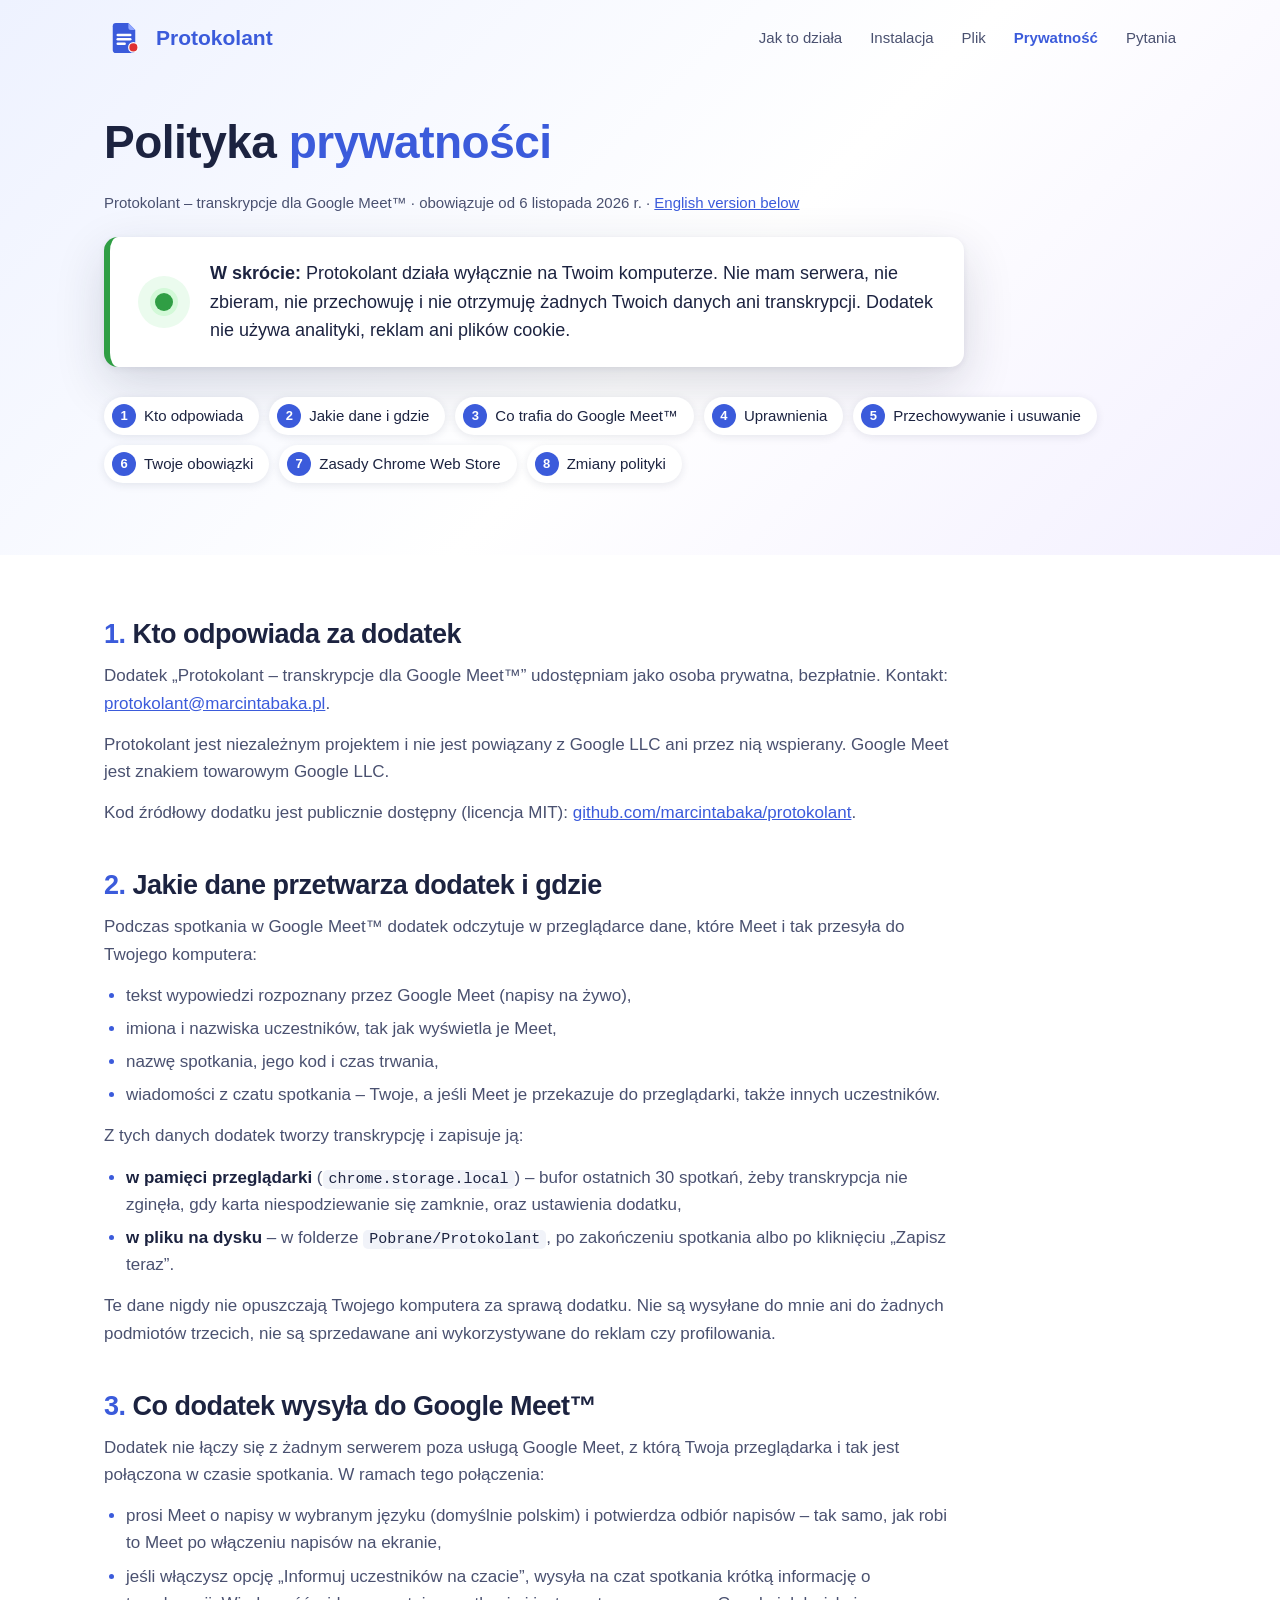
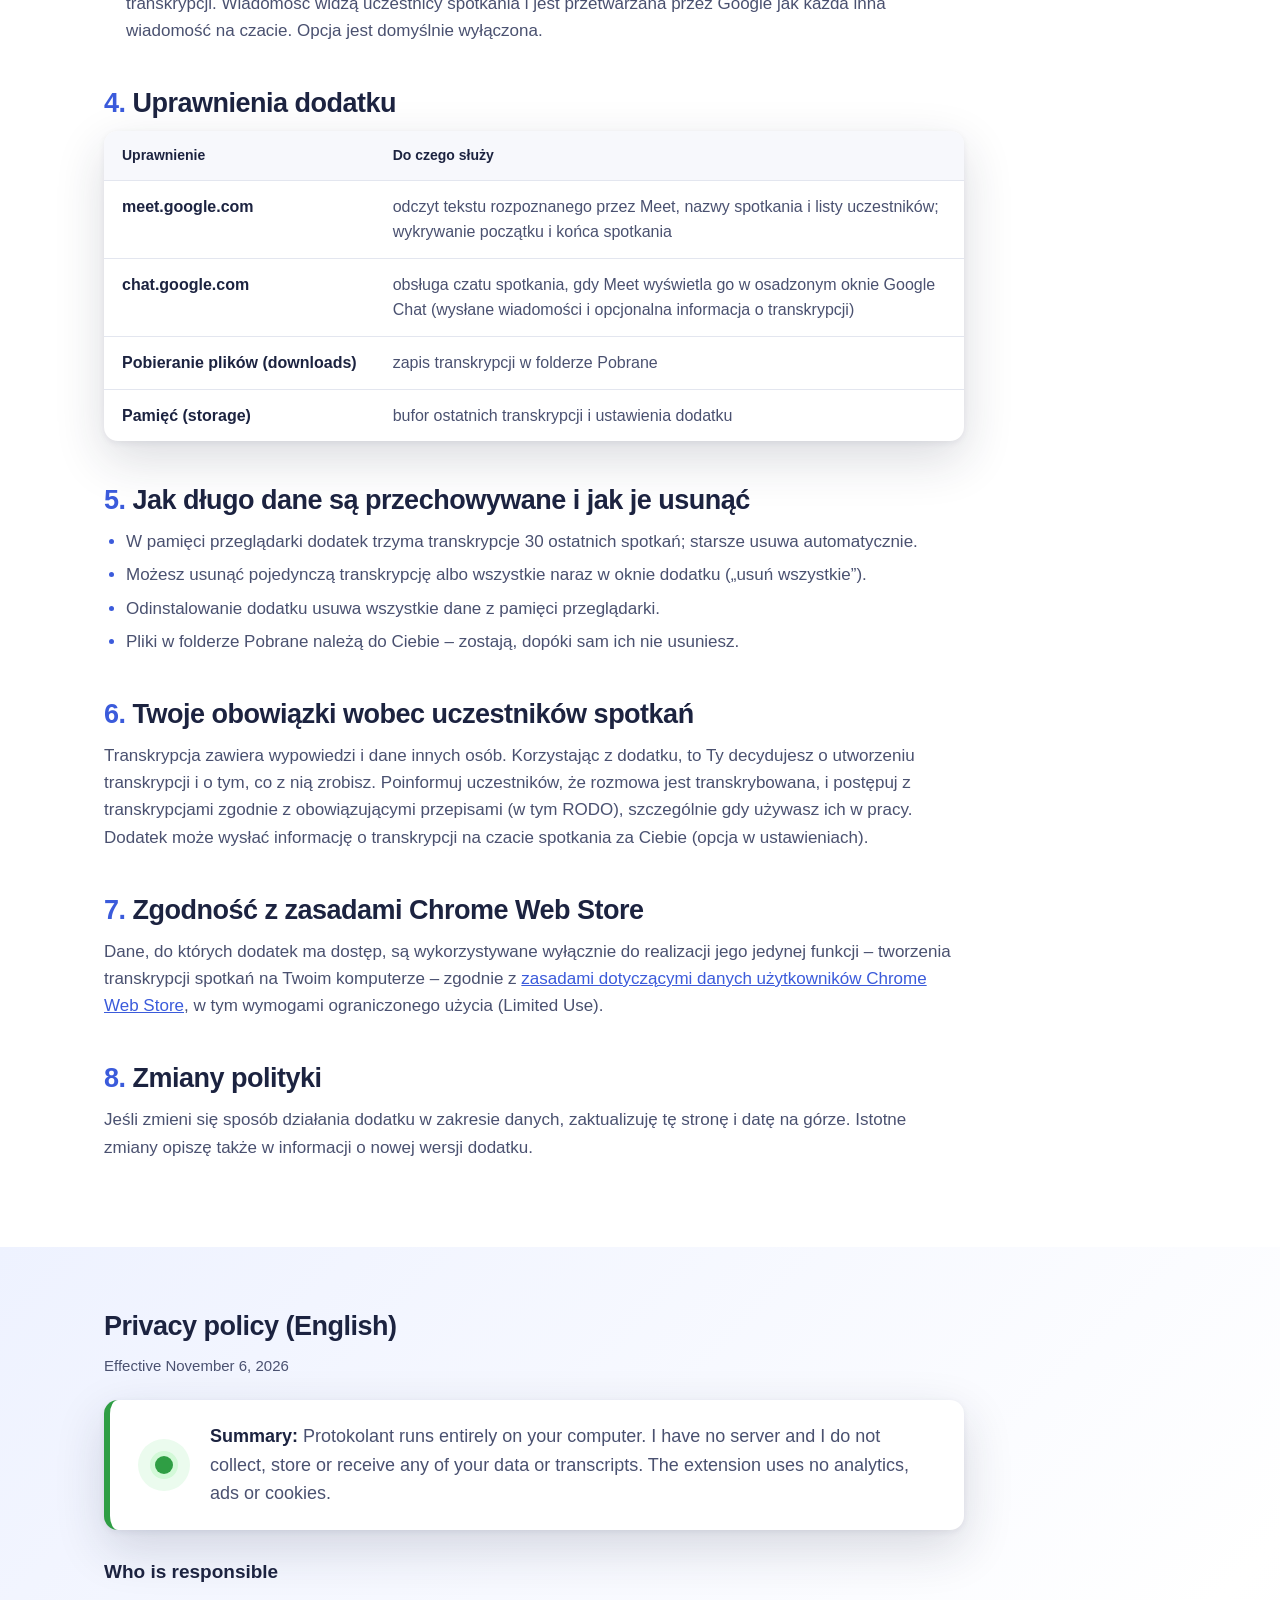
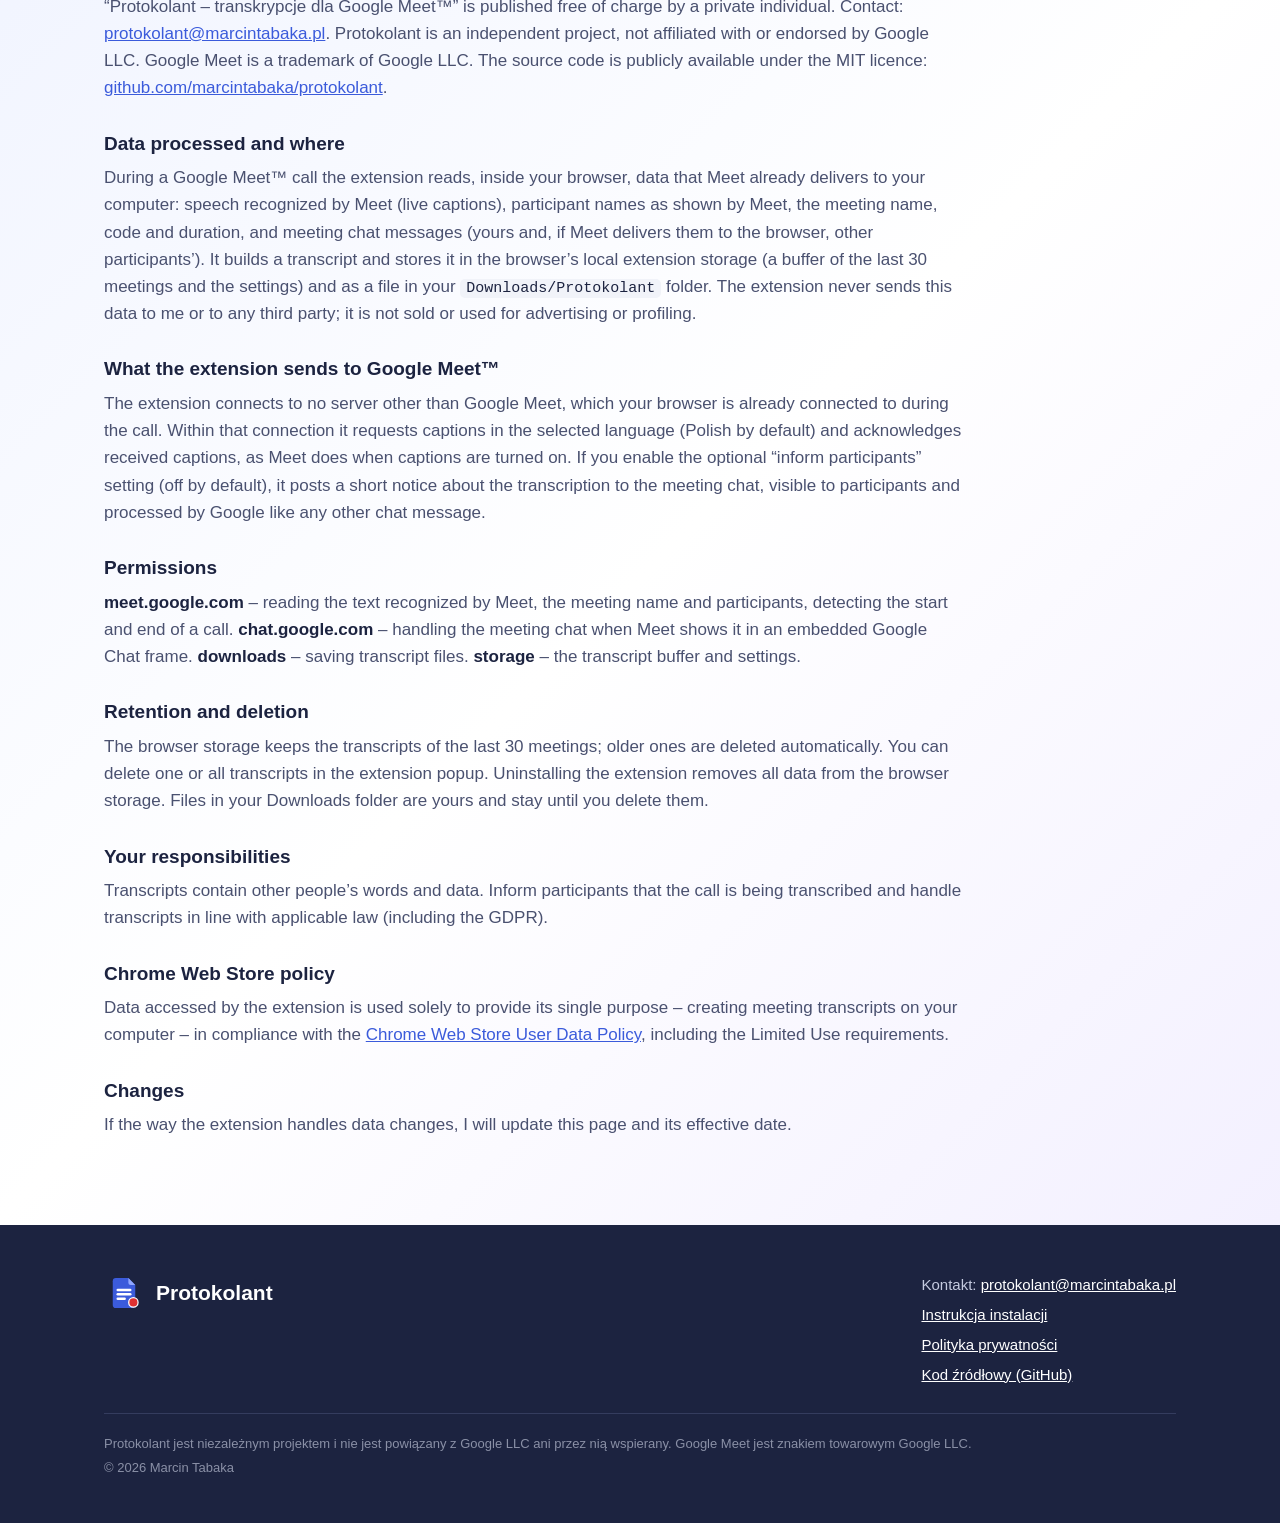
<file: store/site/protokolant/prywatnosc/index.html>
<!doctype html>
<html lang="pl">
<head>
  <meta charset="utf-8">
  <meta name="viewport" content="width=device-width, initial-scale=1">
  <title>Polityka prywatności – Protokolant, transkrypcje dla Google Meet™</title>
  <meta name="description" content="Polityka prywatności dodatku Protokolant: transkrypcje powstają i zostają na Twoim komputerze, bez serwera, konta, analityki i plików cookie.">
  <meta name="color-scheme" content="light">
  <meta name="theme-color" content="#3B5BDB">
  <link rel="canonical" href="https://protokolant.marcintabaka.pl/prywatnosc/">
  <link rel="icon" href="../img/rec.svg" type="image/svg+xml">
  <link rel="icon" href="../img/favicon-32.png" type="image/png" sizes="32x32">
  <link rel="apple-touch-icon" href="../img/icon-128.png">
  <meta property="og:type" content="website">
  <meta property="og:locale" content="pl_PL">
  <meta property="og:site_name" content="Protokolant">
  <meta property="og:title" content="Protokolant – polityka prywatności">
  <meta property="og:description" content="Transkrypcje powstają i zostają na Twoim komputerze. Bez serwera, konta, analityki i plików cookie.">
  <meta property="og:url" content="https://protokolant.marcintabaka.pl/prywatnosc/">
  <meta property="og:image" content="https://protokolant.marcintabaka.pl/img/og-1200x630.png">
  <meta property="og:image:width" content="1200">
  <meta property="og:image:height" content="630">
  <meta property="og:image:alt" content="Protokolant – transkrypcje spotkań Google Meet™ po polsku">
  <meta name="twitter:card" content="summary_large_image">
  <link rel="stylesheet" href="../style.css">
</head>
<body>

<header class="top">
  <div class="wrap">
    <a class="brand" href="../"><img src="../img/rec.svg" width="40" height="40" alt="">Protokolant</a>
    <nav class="nav" aria-label="Strony">
      <a href="../#jak-to-dziala">Jak to działa</a>
      <a href="../instalacja/">Instalacja</a>
      <a href="../#plik">Plik</a>
      <a href="./" aria-current="page">Prywatność</a>
      <a href="../#pytania">Pytania</a>
    </nav>
  </div>
</header>

<main>
  <div class="band hero page-hero">
    <div class="wrap">
      <h1>Polityka <em>prywatności</em></h1>
      <p class="policy-meta">Protokolant – transkrypcje dla Google Meet™ · obowiązuje od 6 listopada 2026 r. · <a href="#en" lang="en">English version below</a></p>
      <div class="summary">
        <span class="badge" aria-hidden="true"><span></span></span>
        <p><b>W skrócie:</b> Protokolant działa wyłącznie na Twoim komputerze. Nie mam serwera, nie zbieram, nie przechowuję i nie otrzymuję żadnych Twoich danych ani transkrypcji. Dodatek nie używa analityki, reklam ani plików cookie.</p>
      </div>
      <ol class="toc">
        <li><a href="#kto">Kto odpowiada</a></li>
        <li><a href="#dane">Jakie dane i gdzie</a></li>
        <li><a href="#meet">Co trafia do Google Meet™</a></li>
        <li><a href="#uprawnienia">Uprawnienia</a></li>
        <li><a href="#przechowywanie">Przechowywanie i usuwanie</a></li>
        <li><a href="#obowiazki">Twoje obowiązki</a></li>
        <li><a href="#zasady-sklepu">Zasady Chrome Web Store</a></li>
        <li><a href="#zmiany">Zmiany polityki</a></li>
      </ol>
    </div>
  </div>

  <section class="policy">
    <div class="wrap prose">
      <h2 id="kto"><span class="num">1.</span> Kto odpowiada za dodatek</h2>
      <p>Dodatek „Protokolant – transkrypcje dla Google Meet™” udostępniam jako osoba prywatna, bezpłatnie. Kontakt: <a href="mailto:protokolant@marcintabaka.pl">protokolant@marcintabaka.pl</a>.</p>
      <p>Protokolant jest niezależnym projektem i nie jest powiązany z Google LLC ani przez nią wspierany. Google Meet jest znakiem towarowym Google LLC.</p>
      <p>Kod źródłowy dodatku jest publicznie dostępny (licencja MIT): <a href="https://github.com/marcintabaka/protokolant">github.com/marcintabaka/protokolant</a>.</p>

      <h2 id="dane"><span class="num">2.</span> Jakie dane przetwarza dodatek i gdzie</h2>
      <p>Podczas spotkania w Google Meet™ dodatek odczytuje w przeglądarce dane, które Meet i tak przesyła do Twojego komputera:</p>
      <ul>
        <li>tekst wypowiedzi rozpoznany przez Google Meet (napisy na żywo),</li>
        <li>imiona i nazwiska uczestników, tak jak wyświetla je Meet,</li>
        <li>nazwę spotkania, jego kod i czas trwania,</li>
        <li>wiadomości z czatu spotkania – Twoje, a jeśli Meet je przekazuje do przeglądarki, także innych uczestników.</li>
      </ul>
      <p>Z tych danych dodatek tworzy transkrypcję i zapisuje ją:</p>
      <ul>
        <li><b>w pamięci przeglądarki</b> (<code>chrome.storage.local</code>) – bufor ostatnich 30 spotkań, żeby transkrypcja nie zginęła, gdy karta niespodziewanie się zamknie, oraz ustawienia dodatku,</li>
        <li><b>w pliku na dysku</b> – w folderze <code>Pobrane/Protokolant</code>, po zakończeniu spotkania albo po kliknięciu „Zapisz teraz”.</li>
      </ul>
      <p>Te dane nigdy nie opuszczają Twojego komputera za sprawą dodatku. Nie są wysyłane do mnie ani do żadnych podmiotów trzecich, nie są sprzedawane ani wykorzystywane do reklam czy profilowania.</p>

      <h2 id="meet"><span class="num">3.</span> Co dodatek wysyła do Google Meet™</h2>
      <p>Dodatek nie łączy się z żadnym serwerem poza usługą Google Meet, z którą Twoja przeglądarka i tak jest połączona w czasie spotkania. W ramach tego połączenia:</p>
      <ul>
        <li>prosi Meet o napisy w wybranym języku (domyślnie polskim) i potwierdza odbiór napisów – tak samo, jak robi to Meet po włączeniu napisów na ekranie,</li>
        <li>jeśli włączysz opcję „Informuj uczestników na czacie”, wysyła na czat spotkania krótką informację o transkrypcji. Wiadomość widzą uczestnicy spotkania i jest przetwarzana przez Google jak każda inna wiadomość na czacie. Opcja jest domyślnie wyłączona.</li>
      </ul>

      <h2 id="uprawnienia"><span class="num">4.</span> Uprawnienia dodatku</h2>
      <table>
        <tr><th>Uprawnienie</th><th>Do czego służy</th></tr>
        <tr><td>meet.google.com</td><td>odczyt tekstu rozpoznanego przez Meet, nazwy spotkania i listy uczestników; wykrywanie początku i końca spotkania</td></tr>
        <tr><td>chat.google.com</td><td>obsługa czatu spotkania, gdy Meet wyświetla go w osadzonym oknie Google Chat (wysłane wiadomości i opcjonalna informacja o transkrypcji)</td></tr>
        <tr><td>Pobieranie plików (downloads)</td><td>zapis transkrypcji w folderze Pobrane</td></tr>
        <tr><td>Pamięć (storage)</td><td>bufor ostatnich transkrypcji i ustawienia dodatku</td></tr>
      </table>

      <h2 id="przechowywanie"><span class="num">5.</span> Jak długo dane są przechowywane i jak je usunąć</h2>
      <ul>
        <li>W pamięci przeglądarki dodatek trzyma transkrypcje 30 ostatnich spotkań; starsze usuwa automatycznie.</li>
        <li>Możesz usunąć pojedynczą transkrypcję albo wszystkie naraz w oknie dodatku („usuń wszystkie”).</li>
        <li>Odinstalowanie dodatku usuwa wszystkie dane z pamięci przeglądarki.</li>
        <li>Pliki w folderze Pobrane należą do Ciebie – zostają, dopóki sam ich nie usuniesz.</li>
      </ul>

      <h2 id="obowiazki"><span class="num">6.</span> Twoje obowiązki wobec uczestników spotkań</h2>
      <p>Transkrypcja zawiera wypowiedzi i dane innych osób. Korzystając z dodatku, to Ty decydujesz o utworzeniu transkrypcji i o tym, co z nią zrobisz. Poinformuj uczestników, że rozmowa jest transkrybowana, i postępuj z transkrypcjami zgodnie z obowiązującymi przepisami (w tym RODO), szczególnie gdy używasz ich w pracy. Dodatek może wysłać informację o transkrypcji na czacie spotkania za Ciebie (opcja w ustawieniach).</p>

      <h2 id="zasady-sklepu"><span class="num">7.</span> Zgodność z zasadami Chrome Web Store</h2>
      <p>Dane, do których dodatek ma dostęp, są wykorzystywane wyłącznie do realizacji jego jedynej funkcji – tworzenia transkrypcji spotkań na Twoim komputerze – zgodnie z <a href="https://developer.chrome.com/docs/webstore/program-policies/user-data-faq">zasadami dotyczącymi danych użytkowników Chrome Web Store</a>, w tym wymogami ograniczonego użycia (Limited Use).</p>

      <h2 id="zmiany"><span class="num">8.</span> Zmiany polityki</h2>
      <p>Jeśli zmieni się sposób działania dodatku w zakresie danych, zaktualizuję tę stronę i datę na górze. Istotne zmiany opiszę także w informacji o nowej wersji dodatku.</p>
    </div>
  </section>

  <section class="policy band" id="en" lang="en">
    <div class="wrap prose">
      <h2>Privacy policy (English)</h2>
      <p class="policy-meta">Effective November 6, 2026</p>
      <div class="summary">
        <span class="badge" aria-hidden="true"><span></span></span>
        <p><b>Summary:</b> Protokolant runs entirely on your computer. I have no server and I do not collect, store or receive any of your data or transcripts. The extension uses no analytics, ads or cookies.</p>
      </div>
      <h3>Who is responsible</h3>
      <p>“Protokolant – transkrypcje dla Google Meet™” is published free of charge by a private individual. Contact: <a href="mailto:protokolant@marcintabaka.pl">protokolant@marcintabaka.pl</a>. Protokolant is an independent project, not affiliated with or endorsed by Google LLC. Google Meet is a trademark of Google LLC. The source code is publicly available under the MIT licence: <a href="https://github.com/marcintabaka/protokolant">github.com/marcintabaka/protokolant</a>.</p>

      <h3>Data processed and where</h3>
      <p>During a Google Meet™ call the extension reads, inside your browser, data that Meet already delivers to your computer: speech recognized by Meet (live captions), participant names as shown by Meet, the meeting name, code and duration, and meeting chat messages (yours and, if Meet delivers them to the browser, other participants’). It builds a transcript and stores it in the browser’s local extension storage (a buffer of the last 30 meetings and the settings) and as a file in your <code>Downloads/Protokolant</code> folder. The extension never sends this data to me or to any third party; it is not sold or used for advertising or profiling.</p>

      <h3>What the extension sends to Google Meet™</h3>
      <p>The extension connects to no server other than Google Meet, which your browser is already connected to during the call. Within that connection it requests captions in the selected language (Polish by default) and acknowledges received captions, as Meet does when captions are turned on. If you enable the optional “inform participants” setting (off by default), it posts a short notice about the transcription to the meeting chat, visible to participants and processed by Google like any other chat message.</p>

      <h3>Permissions</h3>
      <p><b>meet.google.com</b> – reading the text recognized by Meet, the meeting name and participants, detecting the start and end of a call. <b>chat.google.com</b> – handling the meeting chat when Meet shows it in an embedded Google Chat frame. <b>downloads</b> – saving transcript files. <b>storage</b> – the transcript buffer and settings.</p>

      <h3>Retention and deletion</h3>
      <p>The browser storage keeps the transcripts of the last 30 meetings; older ones are deleted automatically. You can delete one or all transcripts in the extension popup. Uninstalling the extension removes all data from the browser storage. Files in your Downloads folder are yours and stay until you delete them.</p>

      <h3>Your responsibilities</h3>
      <p>Transcripts contain other people’s words and data. Inform participants that the call is being transcribed and handle transcripts in line with applicable law (including the GDPR).</p>

      <h3>Chrome Web Store policy</h3>
      <p>Data accessed by the extension is used solely to provide its single purpose – creating meeting transcripts on your computer – in compliance with the <a href="https://developer.chrome.com/docs/webstore/program-policies/user-data-faq">Chrome Web Store User Data Policy</a>, including the Limited Use requirements.</p>

      <h3>Changes</h3>
      <p>If the way the extension handles data changes, I will update this page and its effective date.</p>
    </div>
  </section>
</main>

<footer>
  <div class="wrap">
    <a class="brand" href="../"><img src="../img/rec.svg" width="40" height="40" alt="">Protokolant</a>
    <div class="links">
      <p>Kontakt: <a href="mailto:protokolant@marcintabaka.pl">protokolant@marcintabaka.pl</a></p>
      <p><a href="../instalacja/">Instrukcja instalacji</a></p>
      <p><a href="./">Polityka prywatności</a></p>
      <p><a href="https://github.com/marcintabaka/protokolant">Kod źródłowy (GitHub)</a></p>
    </div>
    <div class="legal">
      <p>Protokolant jest niezależnym projektem i&nbsp;nie jest powiązany z&nbsp;Google LLC ani przez nią wspierany. Google Meet jest znakiem towarowym Google LLC.</p>
      <p>© 2026 Marcin Tabaka</p>
    </div>
  </div>
</footer>

</body>
</html>
</file>
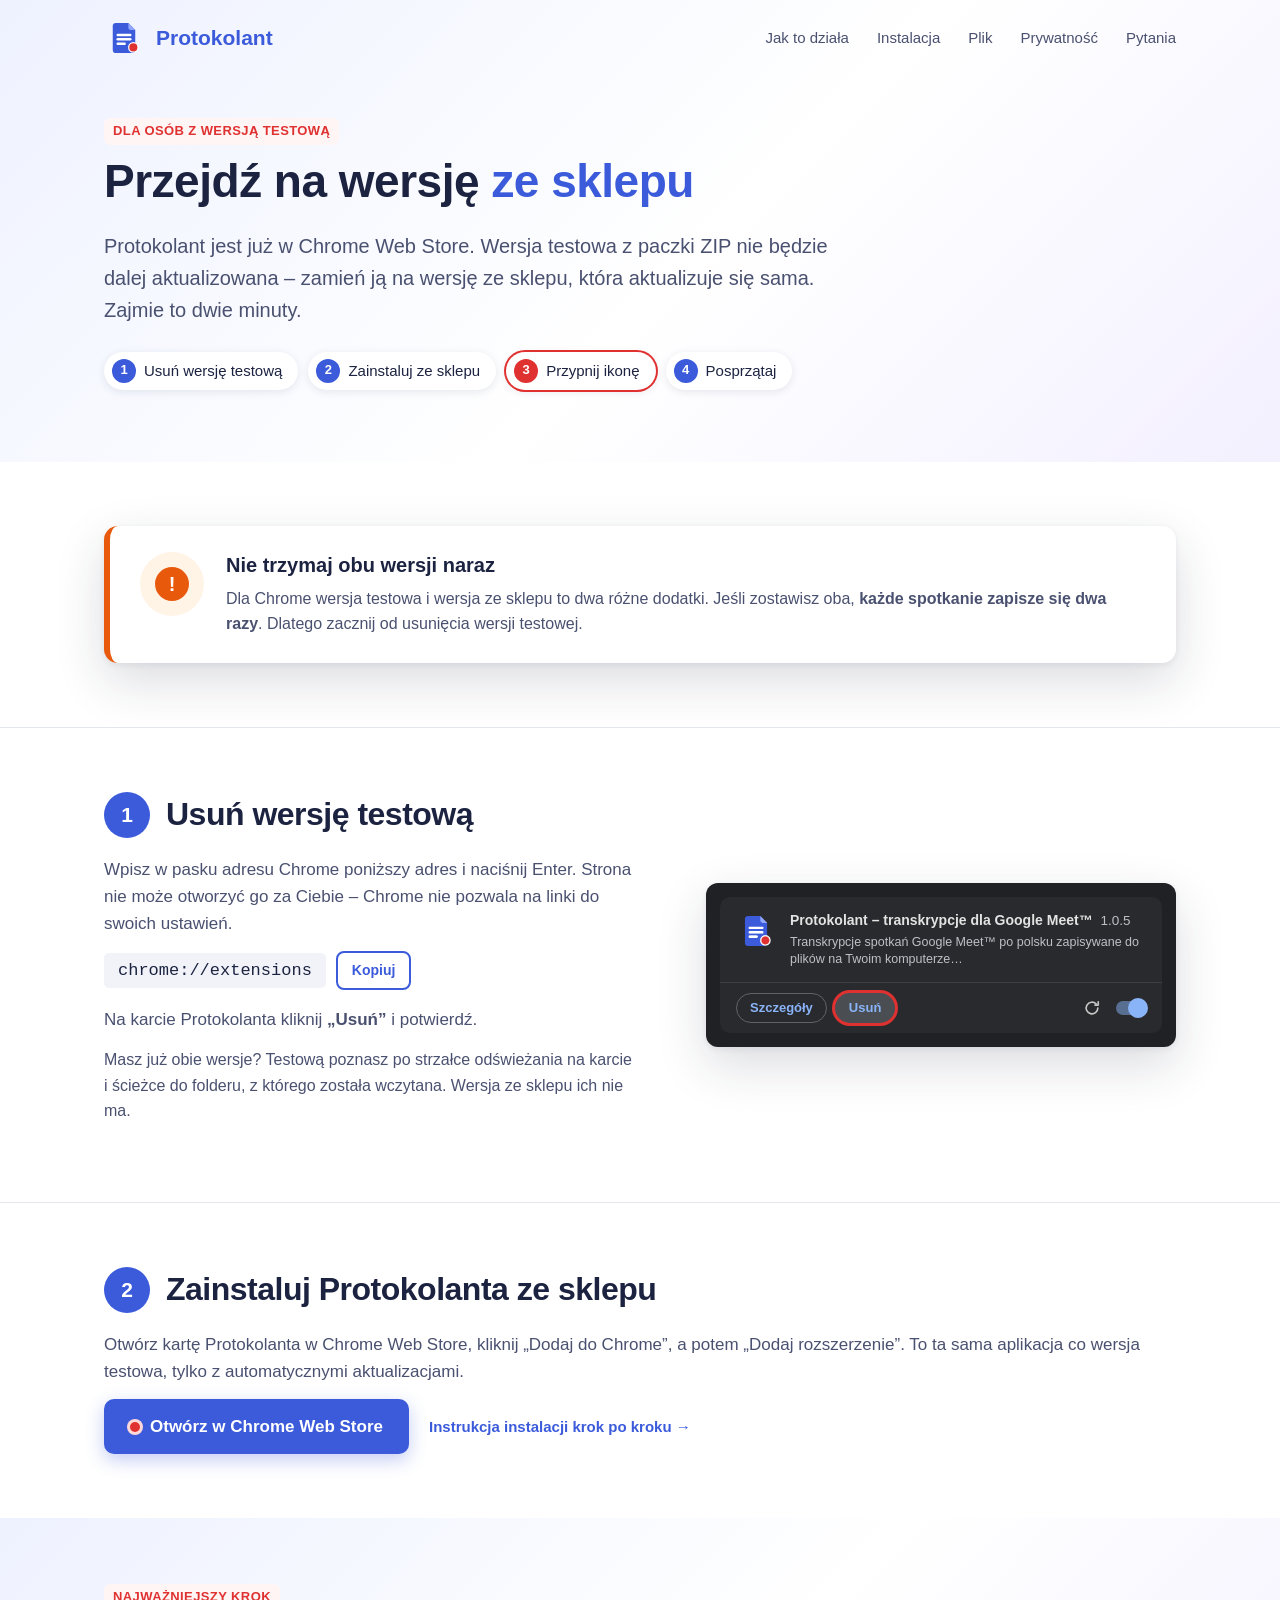
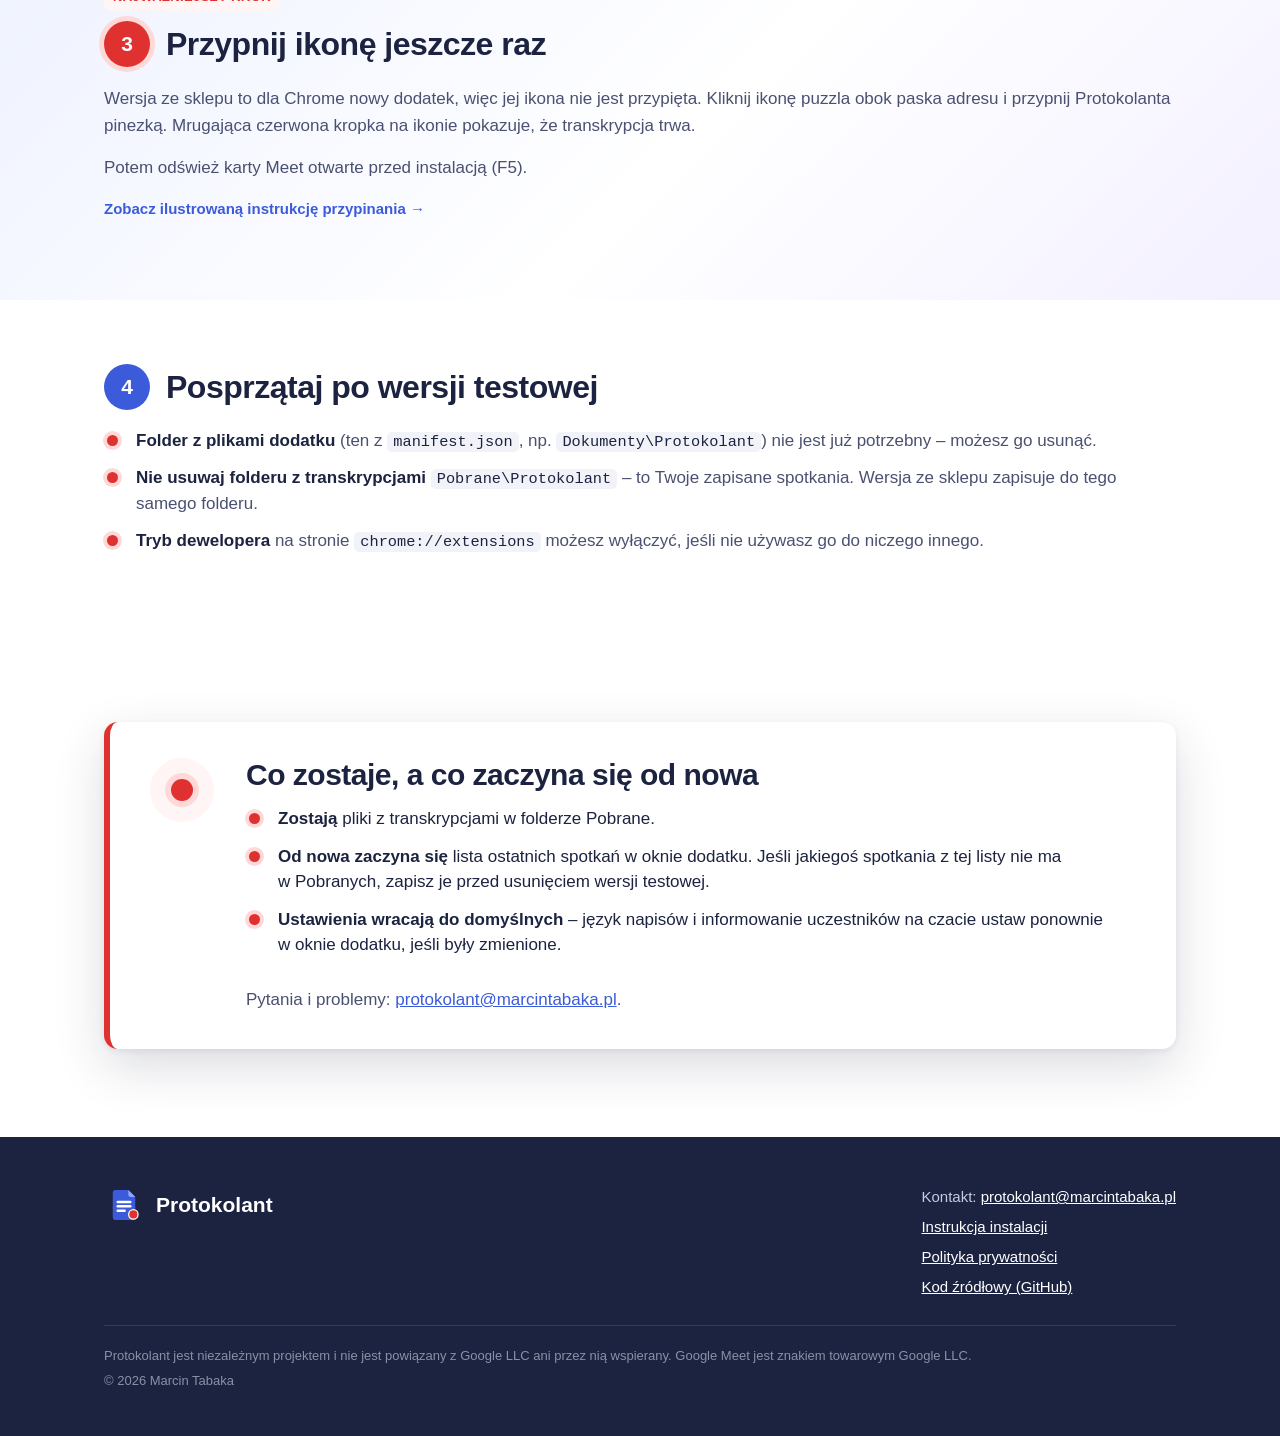
<file: store/site/protokolant/wersja-testowa/index.html>
<!doctype html>
<!--
  ==== WERSJA TYMCZASOWA ====
  Po publikacji w Chrome Web Store strona nie oferuje już paczki ZIP – mówi osobom z wersją testową, jak ją usunąć
  i zainstalować Protokolanta ze sklepu. Nie ma jej w nawigacji; link wysyłamy bezpośrednio tym osobom
  (i odsyła do niej notka w instalacja/index.html). Gdy przestanie być potrzebna, usuń ten katalog i wszystkie miejsca
  oznaczone „WERSJA TYMCZASOWA” (grep -rn "WERSJA TYMCZASOWA" store/site scripts), a na serwerze katalog wersja-testowa/.
-->
<html lang="pl">
<head>
  <meta charset="utf-8">
  <meta name="viewport" content="width=device-width, initial-scale=1">
  <title>Przejście z wersji testowej na Protokolanta z Chrome Web Store</title>
  <meta name="description" content="Protokolant jest już w Chrome Web Store. Jak usunąć wersję testową z paczki ZIP i zainstalować wersję ze sklepu, która aktualizuje się sama.">
  <meta name="robots" content="noindex">
  <meta name="color-scheme" content="light">
  <meta name="theme-color" content="#3B5BDB">
  <link rel="icon" href="../img/rec.svg" type="image/svg+xml">
  <link rel="icon" href="../img/favicon-32.png" type="image/png" sizes="32x32">
  <link rel="apple-touch-icon" href="../img/icon-128.png">
  <link rel="stylesheet" href="../style.css">
</head>
<body>

<!-- Ikony do ilustracji strony chrome://extensions: proste, własne kształty (nie grafiki Google). -->
<svg width="0" height="0" style="position:absolute" aria-hidden="true">
  <symbol id="i-reload" viewBox="0 0 24 24"><g fill="none" stroke="currentColor" stroke-width="2" stroke-linecap="round" stroke-linejoin="round"><path d="M19 12a7 7 0 1 1-2.05-4.95"/><path d="M19.5 4.5v4h-4"/></g></symbol>
</svg>

<header class="top">
  <div class="wrap">
    <a class="brand" href="../"><img src="../img/rec.svg" width="40" height="40" alt="">Protokolant</a>
    <nav class="nav" aria-label="Strony">
      <a href="../#jak-to-dziala">Jak to działa</a>
      <a href="../instalacja/">Instalacja</a>
      <a href="../#plik">Plik</a>
      <a href="../#prywatnosc">Prywatność</a>
      <a href="../#pytania">Pytania</a>
    </nav>
  </div>
</header>

<main>
  <div class="band hero page-hero">
    <div class="wrap">
      <span class="flag">Dla osób z&nbsp;wersją testową</span>
      <h1>Przejdź na wersję <em>ze sklepu</em></h1>
      <p class="lead">Protokolant jest już w&nbsp;Chrome Web Store. Wersja testowa z&nbsp;paczki ZIP nie będzie dalej aktualizowana – zamień ją na wersję ze sklepu, która aktualizuje się sama. Zajmie to dwie minuty.</p>
      <ol class="toc">
        <li><a href="#krok-1">Usuń wersję testową</a></li>
        <li><a href="#krok-2">Zainstaluj ze sklepu</a></li>
        <li class="key"><a href="#krok-3">Przypnij ikonę</a></li>
        <li><a href="#krok-4">Posprzątaj</a></li>
      </ol>
    </div>
  </div>

  <section class="istep">
    <div class="wrap">
      <div class="why-box warn">
        <div class="icon"><span>!</span></div>
        <div>
          <h3>Nie trzymaj obu wersji naraz</h3>
          <p>Dla Chrome wersja testowa i&nbsp;wersja ze sklepu to dwa różne dodatki. Jeśli zostawisz oba, <b>każde spotkanie zapisze się dwa razy</b>. Dlatego zacznij od usunięcia wersji testowej.</p>
        </div>
      </div>
    </div>
  </section>

  <section class="istep" id="krok-1">
    <div class="wrap split">
      <div class="text">
        <div class="istep-head"><span class="n">1</span><h2>Usuń wersję testową</h2></div>
        <p>Wpisz w&nbsp;pasku adresu Chrome poniższy adres i&nbsp;naciśnij Enter. Strona nie może otworzyć go za Ciebie – Chrome nie pozwala na linki do swoich ustawień.</p>
        <div class="copy-line"><code id="ext-url">chrome://extensions</code><button type="button" class="copy" data-copy="ext-url">Kopiuj</button></div>
        <p>Na karcie Protokolanta kliknij <b>„Usuń”</b> i&nbsp;potwierdź.</p>
        <p class="note">Masz już obie wersje? Testową poznasz po strzałce odświeżania na karcie i&nbsp;ścieżce do folderu, z&nbsp;którego została wczytana. Wersja ze sklepu ich nie ma.</p>
      </div>
      <div class="visual">
        <div class="cr cr-ext" role="img" aria-label="Karta rozszerzenia Protokolant w wersji testowej 1.0.5 na stronie Rozszerzenia; zaznaczony przycisk Usuń">
          <div class="cr-card">
            <div class="cr-card-main">
              <img src="../img/icon-128.png" width="40" height="40" alt="">
              <div>
                <b>Protokolant – transkrypcje dla Google Meet™</b> <span class="ver">1.0.5</span>
                <span class="desc">Transkrypcje spotkań Google Meet™ po polsku zapisywane do plików na Twoim komputerze…</span>
              </div>
            </div>
            <div class="cr-card-foot">
              <span class="chip">Szczegóły</span><span class="chip hl">Usuń</span>
              <span class="cr-reload"><svg><use href="#i-reload"/></svg></span>
              <span class="tgl on"></span>
            </div>
          </div>
        </div>
      </div>
    </div>
  </section>

  <section class="istep" id="krok-2">
    <div class="wrap">
      <div class="istep-head"><span class="n">2</span><h2>Zainstaluj Protokolanta ze sklepu</h2></div>
      <p>Otwórz kartę Protokolanta w&nbsp;Chrome Web Store, kliknij „Dodaj do Chrome”, a&nbsp;potem „Dodaj rozszerzenie”. To ta sama aplikacja co wersja testowa, tylko z&nbsp;automatycznymi aktualizacjami.</p>
      <div class="cta">
        <a class="btn" href="https://chromewebstore.google.com/detail/lhpjlgaeofddngnfdbheodoemmkpcdjb"><span class="dot"></span>Otwórz w Chrome Web Store</a>
        <span class="cta-side"><a class="more" href="../instalacja/">Instrukcja instalacji krok po kroku →</a></span>
      </div>
    </div>
  </section>

  <section class="istep band key" id="krok-3">
    <div class="wrap">
      <span class="flag">Najważniejszy krok</span>
      <div class="istep-head"><span class="n">3</span><h2>Przypnij ikonę jeszcze raz</h2></div>
      <p>Wersja ze sklepu to dla Chrome nowy dodatek, więc jej ikona nie jest przypięta. Kliknij ikonę puzzla obok paska adresu i&nbsp;przypnij Protokolanta pinezką. Mrugająca czerwona kropka na ikonie pokazuje, że transkrypcja trwa.</p>
      <p>Potem odśwież karty Meet otwarte przed instalacją (F5).</p>
      <p><a class="more" href="../instalacja/#krok-3">Zobacz ilustrowaną instrukcję przypinania →</a></p>
    </div>
  </section>

  <section class="istep" id="krok-4">
    <div class="wrap">
      <div class="istep-head"><span class="n">4</span><h2>Posprzątaj po wersji testowej</h2></div>
      <ul class="dots small">
        <li><b>Folder z&nbsp;plikami dodatku</b> (ten z&nbsp;<code>manifest.json</code>, np. <code>Dokumenty\Protokolant</code>) nie jest już potrzebny – możesz go usunąć.</li>
        <li><b>Nie usuwaj folderu z&nbsp;transkrypcjami</b> <code>Pobrane\Protokolant</code> – to Twoje zapisane spotkania. Wersja ze sklepu zapisuje do tego samego folderu.</li>
        <li><b>Tryb dewelopera</b> na stronie <code>chrome://extensions</code> możesz wyłączyć, jeśli nie używasz go do niczego innego.</li>
      </ul>
    </div>
  </section>

  <section class="inform">
    <div class="wrap">
      <div class="card">
        <div class="badge"><span></span></div>
        <div>
          <h2>Co zostaje, a&nbsp;co zaczyna się od nowa</h2>
          <ul class="dots small">
            <li><b>Zostają</b> pliki z&nbsp;transkrypcjami w&nbsp;folderze Pobrane.</li>
            <li><b>Od nowa zaczyna się</b> lista ostatnich spotkań w&nbsp;oknie dodatku. Jeśli jakiegoś spotkania z&nbsp;tej listy nie ma w&nbsp;Pobranych, zapisz je przed usunięciem wersji testowej.</li>
            <li><b>Ustawienia wracają do domyślnych</b> – język napisów i&nbsp;informowanie uczestników na czacie ustaw ponownie w&nbsp;oknie dodatku, jeśli były zmienione.</li>
          </ul>
          <p>Pytania i&nbsp;problemy: <a href="mailto:protokolant@marcintabaka.pl">protokolant@marcintabaka.pl</a>.</p>
        </div>
      </div>
    </div>
  </section>
</main>

<footer>
  <div class="wrap">
    <a class="brand" href="../"><img src="../img/rec.svg" width="40" height="40" alt="">Protokolant</a>
    <div class="links">
      <p>Kontakt: <a href="mailto:protokolant@marcintabaka.pl">protokolant@marcintabaka.pl</a></p>
      <p><a href="../instalacja/">Instrukcja instalacji</a></p>
      <p><a href="../prywatnosc/">Polityka prywatności</a></p>
      <p><a href="https://github.com/marcintabaka/protokolant">Kod źródłowy (GitHub)</a></p>
    </div>
    <div class="legal">
      <p>Protokolant jest niezależnym projektem i&nbsp;nie jest powiązany z&nbsp;Google LLC ani przez nią wspierany. Google Meet jest znakiem towarowym Google LLC.</p>
      <p>© 2026 Marcin Tabaka</p>
    </div>
  </div>
</footer>

<script>
  document.querySelectorAll('.copy').forEach((b) => b.addEventListener('click', async () => {
    const text = document.getElementById(b.dataset.copy).textContent;
    try { await navigator.clipboard.writeText(text); b.textContent = 'Skopiowano'; }
    catch { b.textContent = 'Zaznacz i skopiuj'; }
    setTimeout(() => { b.textContent = 'Kopiuj'; }, 2000);
  }));
</script>
</body>
</html>
</file>
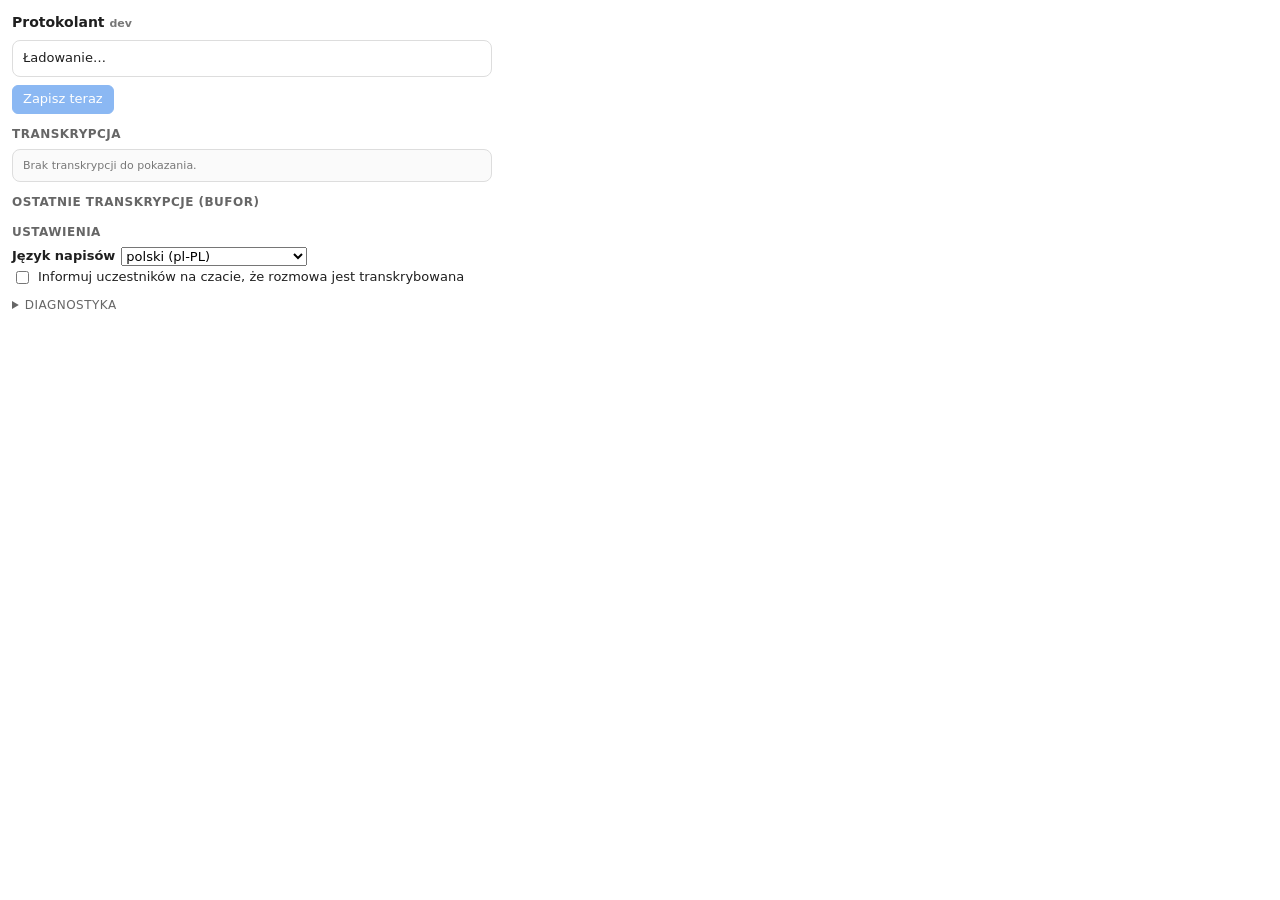
<file: extension/popup.html>
<!doctype html>
<html lang="pl">
<head>
  <meta charset="utf-8">
  <title>Protokolant</title>
  <style>
    body { font: 13px/1.45 system-ui, sans-serif; width: 480px; margin: 0; padding: 12px; color: #1f1f1f; }
    h1 { font-size: 14px; margin: 0 0 8px; }
    h2 { font-size: 12px; margin: 12px 0 6px; text-transform: uppercase; color: #666; letter-spacing: .04em; display: flex; align-items: baseline; gap: 8px; }
    h2 .grow { flex: 1; }
    h2 a { text-transform: none; letter-spacing: 0; font-weight: normal; color: #1a73e8; cursor: pointer; }
    .box { border: 1px solid #ddd; border-radius: 8px; padding: 8px 10px; }
    .row { display: flex; gap: 6px; margin: 2px 0; align-items: center; }
    .row b { min-width: 92px; font-weight: 600; }
    .ok { color: #1a7f37; } .warn { color: #b07800; } .bad { color: #c62828; font-weight: 600; }
    .muted { color: #777; font-size: 11px; }
    .buttons { display: flex; flex-wrap: wrap; gap: 6px; margin-top: 8px; }
    select { font: inherit; }
    button { font: inherit; padding: 4px 10px; border-radius: 6px; border: 1px solid #bbb; background: #f6f6f6; cursor: pointer; }
    button.primary { background: #1a73e8; border-color: #1a73e8; color: #fff; }
    button:disabled { opacity: .5; cursor: default; }
    #transcript { max-height: 260px; overflow-y: auto; border: 1px solid #ddd; border-radius: 8px; padding: 6px 10px; background: #fafafa; }
    #transcript p { margin: 0 0 6px; }
    #transcript .t { color: #888; font-variant-numeric: tabular-nums; margin-right: 4px; }
    #transcript .s { font-weight: 600; }
    #transcript .m { color: #888; font-style: italic; }
    #transcript .chat { background: #eef4fd; border-radius: 4px; padding: 2px 4px; }
    ul { list-style: none; padding: 0; margin: 0; }
    li { display: flex; align-items: center; gap: 6px; padding: 4px 0; border-bottom: 1px solid #eee; }
    li .t { flex: 1; min-width: 0; cursor: pointer; }
    li .t:hover div:first-child { color: #1a73e8; }
    li .t div { overflow: hidden; text-overflow: ellipsis; white-space: nowrap; }
    li.active .t div:first-child { font-weight: 600; }
    li button { padding: 2px 6px; font-size: 12px; }
    #msg { margin-top: 8px; font-size: 12px; min-height: 1em; }
    label { display: flex; align-items: center; gap: 6px; }
    details { margin-top: 10px; }
    summary { font-size: 12px; text-transform: uppercase; color: #666; letter-spacing: .04em; cursor: pointer; }
    .help { margin: 0; padding-left: 18px; }
    .help li { display: list-item; border: 0; padding: 1px 0; }
  </style>
</head>
<body>
  <h1>Protokolant <span class="muted" id="ver"></span></h1>

  <div class="box" id="status">Ładowanie…</div>
  <div class="buttons">
    <button class="primary" id="save" disabled>Zapisz teraz</button>
  </div>

  <h2><span class="grow" id="tr-title">Transkrypcja</span><a id="tr-live" hidden>← bieżąca rozmowa</a></h2>
  <div id="transcript"><span class="muted">Brak transkrypcji do pokazania.</span></div>

  <h2><span class="grow">Ostatnie transkrypcje (bufor)</span><a id="rm-all" hidden>usuń wszystkie</a></h2>
  <ul id="sessions"></ul>

  <h2>Ustawienia</h2>
  <div class="row"><b>Język napisów</b>
    <select id="language">
      <option value="pl-PL">polski (pl-PL)</option>
      <option value="en-US">angielski (en-US)</option>
      <option value="">nie zmieniaj (jak w Meet)</option>
    </select>
  </div>
  <div class="row">
    <label><input type="checkbox" id="chatNotice"> Informuj uczestników na czacie, że rozmowa jest transkrybowana</label>
  </div>

  <details id="diag">
    <summary>Diagnostyka</summary>
    <div class="row">
      <label><input type="checkbox" id="debug"> Tryb debug</label>
      <button id="dlog" disabled>Pobierz log debug</button>
      <button id="dchat" disabled title="Otwórz najpierw panel czatu w Meet">Zrzuć ramkę czatu</button>
    </div>
    <div class="muted" id="diag-info"></div>
  </details>

  <div id="msg"></div>

  <script src="common.js"></script>
  <script src="popup.js"></script>
</body>
</html>
</file>
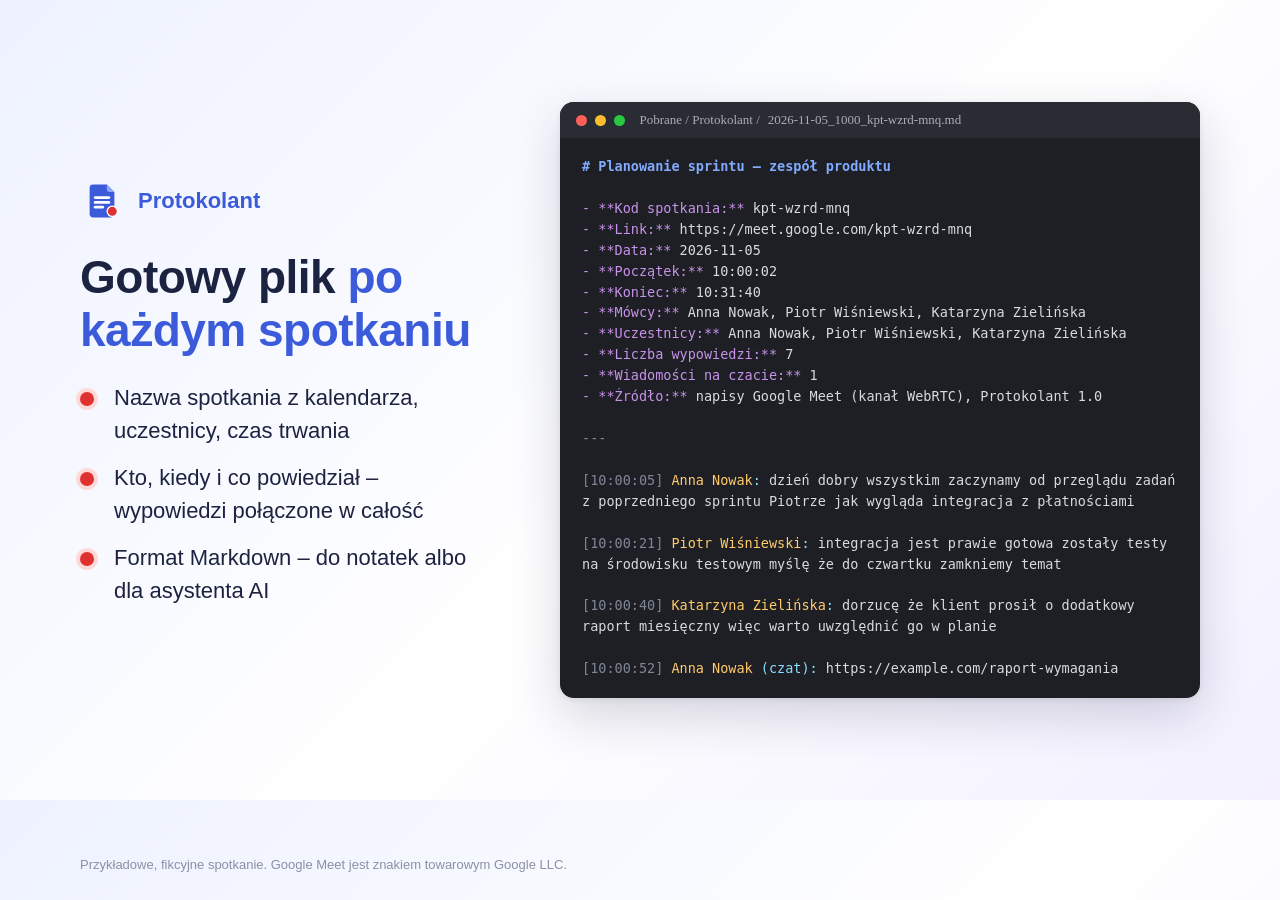
<file: store/images-src/shot2.html>
<!doctype html><html lang="pl"><head><meta charset="utf-8"><link rel="stylesheet" href="style.css">
<style>
  .card { width: 640px; background: #1e1f24; color: #d7dae0; }
  .bar { background: #2a2c33; padding: 10px 16px; font: 13px 'Segoe UI'; color: #a9adb8; display: flex; gap: 8px; align-items: center; }
  .bar i { width: 11px; height: 11px; border-radius: 50%; display: inline-block; }
  pre { margin: 0; padding: 18px 22px; font: 13.5px/1.55 Consolas, monospace; white-space: pre-wrap; height: 560px; overflow: hidden; }
  .h { color: #82aaff; font-weight: bold; } .k { color: #c792ea; } .t { color: #7f8696; } .s { color: #ffcb6b; } .c { color: #89ddff; }
</style>
<script src="sample.js"></script><script src="stub.js"></script><script src="../../extension/common.js"></script></head>
<body>
  <div class="text">
    <div class="brand"><img src="../../design/icons/B1/rec.svg">Protokolant</div>
    <h1>Gotowy plik <em>po każdym spotkaniu</em></h1>
    <ul>
      <li>Nazwa spotkania z kalendarza, uczestnicy, czas trwania</li>
      <li>Kto, kiedy i co powiedział – wypowiedzi połączone w całość</li>
      <li>Format Markdown – do notatek albo dla asystenta AI</li>
    </ul>
  </div>
  <div class="card">
    <div class="bar"><i style="background:#ff5f57"></i><i style="background:#febc2e"></i><i style="background:#28c840"></i>&nbsp; Pobrane / Protokolant / <span id="fn"></span></div>
    <pre id="md"></pre>
  </div>
  <div class="foot">Przykładowe, fikcyjne spotkanie. Google Meet jest znakiem towarowym Google LLC.</div>
<script>
  const s = SAMPLE.session;
  document.getElementById('fn').textContent = Protokolant.sessionFilename(s).split('/').pop();
  const esc = (x) => x.replace(/[&<>]/g, (c) => ({ '&': '&amp;', '<': '&lt;', '>': '&gt;' })[c]);
  document.getElementById('md').innerHTML = Protokolant.buildMarkdown(s).split('\n').map((l) => {
    l = esc(l);
    if (l.startsWith('# ')) return `<span class="h">${l}</span>`;
    if (l.startsWith('- **')) return l.replace(/^(- \*\*[^*]+\*\*)/, '<span class="k">$1</span>');
    if (l.startsWith('---')) return `<span class="t">${l}</span>`;
    return l.replace(/^(\[[\d:]+\])( [^:]+?)(:| \(czat\):)/, '<span class="t">$1</span><span class="s">$2</span><span class="c">$3</span>');
  }).join('\n');
</script>
</body></html>
</file>
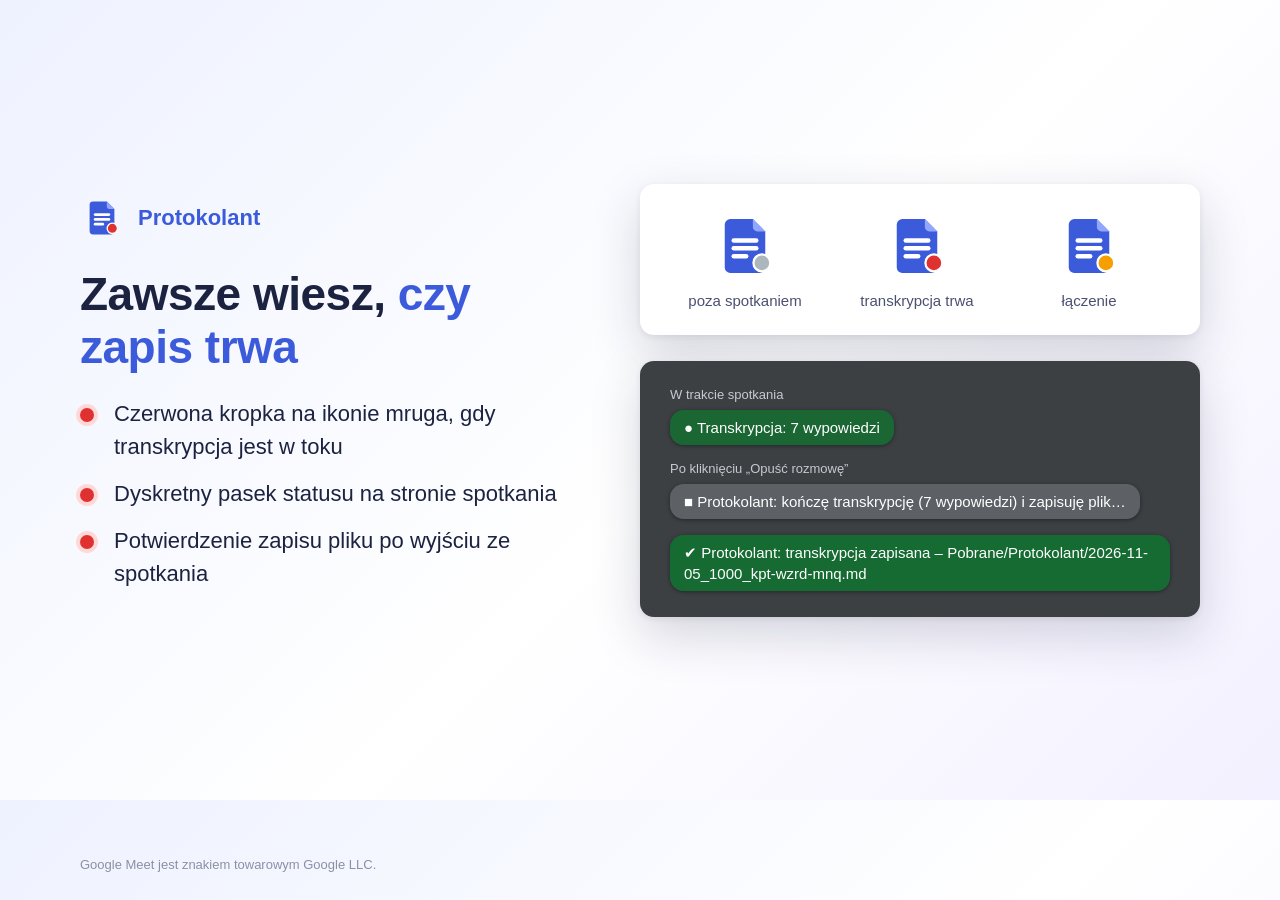
<file: store/images-src/shot3.html>
<!doctype html><html lang="pl"><head><meta charset="utf-8"><link rel="stylesheet" href="style.css">
<style>
  .panel { width: 560px; display: flex; flex-direction: column; gap: 26px; }
  .icons { display: flex; gap: 22px; padding: 26px 30px; }
  .ic { text-align: center; font-size: 15px; color: #4a5170; width: 150px; }
  .ic img { width: 72px; height: 72px; display: block; margin: 0 auto 10px; }
  .ic.rec img { animation: none; }
  .pills { padding: 26px 30px; display: flex; flex-direction: column; gap: 16px; background: #3c4043; }
  .pill { align-self: flex-start; padding: 7px 14px; border-radius: 14px; font: 15px/1.4 'Segoe UI', sans-serif; color: #fff; box-shadow: 0 1px 4px rgba(0,0,0,.4); }
  .label { font-size: 13px; color: #c5c9d3; margin-bottom: -8px; }
</style></head>
<body>
  <div class="text">
    <div class="brand"><img src="../../design/icons/B1/rec.svg">Protokolant</div>
    <h1>Zawsze wiesz, <em>czy zapis trwa</em></h1>
    <ul>
      <li>Czerwona kropka na ikonie mruga, gdy transkrypcja jest w toku</li>
      <li>Dyskretny pasek statusu na stronie spotkania</li>
      <li>Potwierdzenie zapisu pliku po wyjściu ze spotkania</li>
    </ul>
  </div>
  <div class="panel">
    <div class="card icons">
      <div class="ic"><img src="../../design/icons/B1/idle.svg">poza spotkaniem</div>
      <div class="ic rec"><img src="../../design/icons/B1/rec.svg">transkrypcja trwa</div>
      <div class="ic"><img src="../../design/icons/B1/warn.svg">łączenie</div>
    </div>
    <div class="card pills">
      <div class="label">W trakcie spotkania</div>
      <div class="pill" style="background:rgba(20,110,50,.85)">● Transkrypcja: 7 wypowiedzi</div>
      <div class="label">Po kliknięciu „Opuść rozmowę”</div>
      <div class="pill" style="background:rgba(95,99,104,.95)">■ Protokolant: kończę transkrypcję (7 wypowiedzi) i zapisuję plik…</div>
      <div class="pill" style="background:rgba(20,110,50,.95)">✔ Protokolant: transkrypcja zapisana – Pobrane/Protokolant/2026-11-05_1000_kpt-wzrd-mnq.md</div>
    </div>
  </div>
  <div class="foot">Google Meet jest znakiem towarowym Google LLC.</div>
</body></html>
</file>
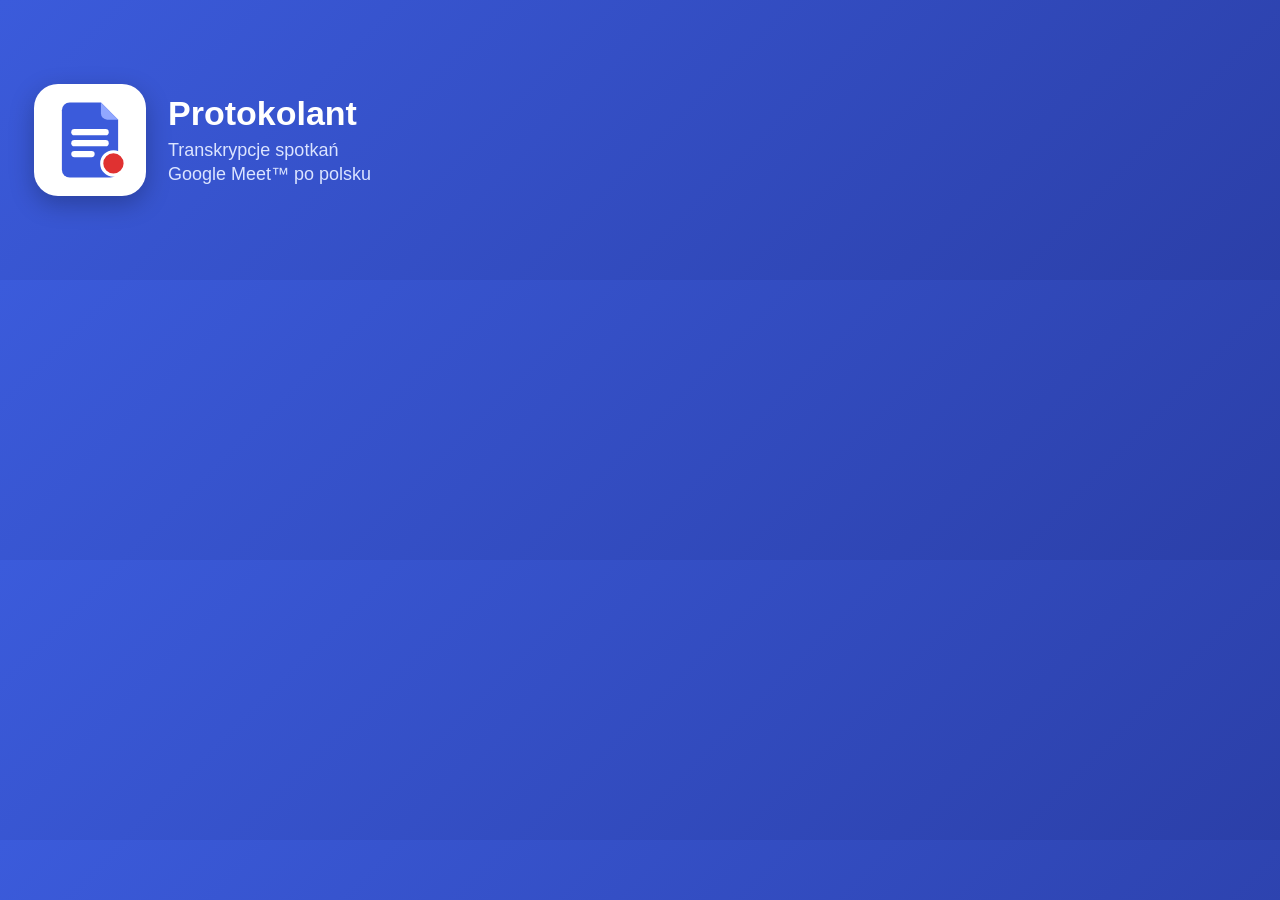
<file: store/images-src/tile.html>
<!doctype html><html lang="pl"><head><meta charset="utf-8"><style>
  html, body { margin: 0; }
  body { width: 440px; height: 280px; overflow: hidden; font-family: 'Segoe UI', sans-serif; color: #fff;
    background: linear-gradient(135deg, #3B5BDB 0%, #2b3fa8 100%); display: flex; align-items: center; gap: 22px; padding: 0 34px; box-sizing: border-box; }
  .ic { width: 112px; height: 112px; background: #fff; border-radius: 24px; display: flex; align-items: center; justify-content: center; flex: none; box-shadow: 0 8px 24px rgba(0,0,0,.25); }
  .ic img { width: 100px; height: 100px; }
  h1 { margin: 0 0 6px; font-size: 34px; font-weight: 700; }
  p { margin: 0; font-size: 18px; line-height: 1.3; color: #dbe4ff; }
</style></head><body>
  <div class="ic"><img src="../../design/icons/B1/rec.svg"></div>
  <div><h1>Protokolant</h1><p>Transkrypcje spotkań<br>Google Meet™ po polsku</p></div>
</body></html>
</file>
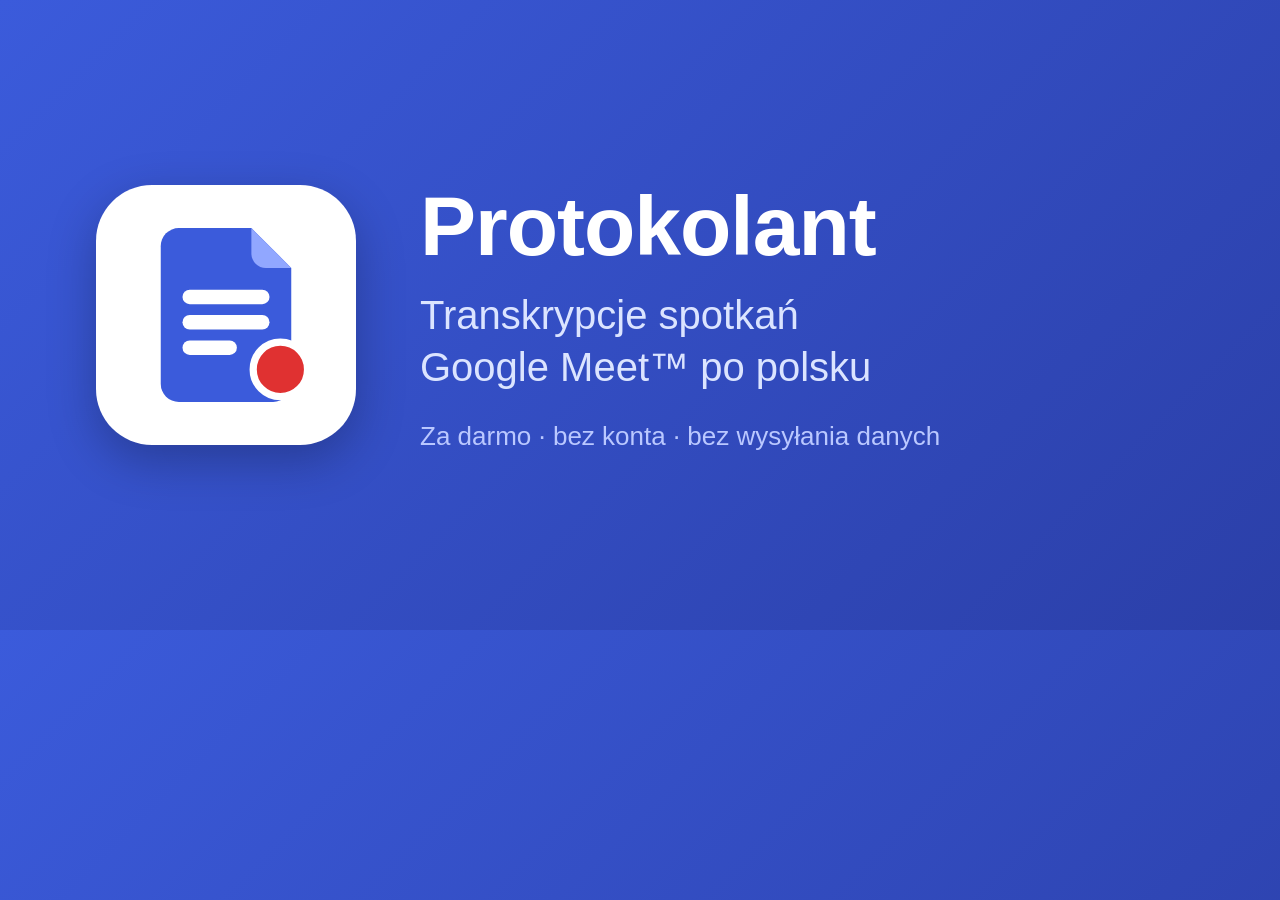
<file: store/site/og.html>
<!doctype html><html lang="pl"><head><meta charset="utf-8">
<!-- Źródło obrazka Open Graph strony domowej: protokolant/img/og-1200x630.png (renderuje store/site/build-images.sh). -->
<style>
  html, body { margin: 0; }
  body { width: 1200px; height: 630px; overflow: hidden; font-family: 'Segoe UI', sans-serif; color: #fff;
    background: linear-gradient(135deg, #3B5BDB 0%, #2b3fa8 100%); display: flex; align-items: center; gap: 64px; padding: 0 96px; box-sizing: border-box; }
  .ic { width: 260px; height: 260px; background: #fff; border-radius: 56px; display: flex; align-items: center; justify-content: center; flex: none; box-shadow: 0 16px 48px rgba(0,0,0,.25); }
  .ic img { width: 232px; height: 232px; }
  h1 { margin: 0 0 14px; font-size: 84px; font-weight: 700; letter-spacing: -1px; }
  p { margin: 0; font-size: 40px; line-height: 1.3; color: #dbe4ff; }
  small { display: block; margin-top: 28px; font-size: 26px; color: #bac8ff; }
</style></head><body>
  <div class="ic"><img src="protokolant/img/rec.svg"></div>
  <div><h1>Protokolant</h1><p>Transkrypcje spotkań<br>Google Meet™ po polsku</p><small>Za darmo · bez konta · bez wysyłania danych</small></div>
</body></html>
</file>
<file: store/site/protokolant/style.css>
/* Wspólny arkusz stron Protokolanta: strona główna, /instalacja/ i /prywatnosc/. */
:root {
  --ink: #1c2340; --muted: #4a5170; --soft: #8a90a6; --line: #e3e6ef;
  --indigo: #3B5BDB; --indigo-dark: #2b3fa8; --indigo-soft: #dbe4ff;
  --red: #E03131; --red-ring: #ffd8d8; --green: #2f9e44; --green-ring: #d3f9d8;
  --shadow: 0 18px 50px rgba(28, 35, 64, .16), 0 2px 6px rgba(28, 35, 64, .07);
  --wrap: 1120px; --gutter: 24px;
}
* { box-sizing: border-box; }
html { scroll-behavior: smooth; -webkit-text-size-adjust: 100%; }
body { margin: 0; background: #fff; color: var(--ink); font: 17px/1.6 -apple-system, "Segoe UI", Roboto, sans-serif; overflow-x: hidden; }
img { max-width: 100%; height: auto; }
a { color: var(--indigo); }
a:hover { color: var(--indigo-dark); }
.wrap { max-width: var(--wrap); margin: 0 auto; padding: 0 var(--gutter); }
h1, h2, h3 { line-height: 1.15; letter-spacing: -0.5px; margin: 0; }
h1 { font-size: 52px; font-weight: 700; margin-bottom: 22px; }
h2 { font-size: 38px; font-weight: 700; margin-bottom: 20px; }
h3 { font-size: 19px; letter-spacing: 0; line-height: 1.3; margin-bottom: 8px; }
h1 em, h2 em, h3 em { font-style: normal; color: var(--indigo); }
p { margin: 0 0 14px; }
.lead { font-size: 20px; color: var(--muted); margin-bottom: 26px; }
.muted { color: var(--muted); }

/* Nagłówek */
.top { position: relative; z-index: 1; }
.top .wrap { display: flex; align-items: center; justify-content: space-between; height: 76px; }
.brand { display: flex; align-items: center; gap: 12px; font-size: 21px; font-weight: 600; color: var(--indigo); text-decoration: none; }
.brand img { width: 40px; height: 40px; }
.nav { display: flex; gap: 28px; font-size: 15px; }
.nav a { color: var(--muted); text-decoration: none; }
.nav a:hover { color: var(--indigo); }

/* Pasy tła jak w grafikach do sklepu */
.band { background: linear-gradient(135deg, #eef2ff 0%, #ffffff 55%, #f3f0ff 100%); }
.hero { margin-top: -76px; padding: 76px 0 0; }
section { padding: 88px 0; }
.split { display: flex; align-items: center; gap: 64px; }
.split > .text { flex: 1 1 0; min-width: 0; }
.split > .visual { flex: 0 1 auto; min-width: 0; }
.hero .split { padding-top: 48px; padding-bottom: 96px; }

/* Kropki-wypunktowania */
.dots { list-style: none; padding: 0; margin: 0 0 28px; font-size: 19px; line-height: 1.5; }
.dots li { position: relative; padding-left: 32px; margin-bottom: 12px; }
.dots li::before { content: ''; position: absolute; left: 3px; top: 8px; width: 13px; height: 13px; border-radius: 50%; background: var(--red); box-shadow: 0 0 0 4px var(--red-ring); }
.dots.green li::before { background: var(--green); box-shadow: 0 0 0 4px var(--green-ring); }
.dots.small { font-size: 17px; }
.dots.small li::before { top: 7px; width: 11px; height: 11px; }

/* Karty */
.card { background: #fff; border-radius: 14px; box-shadow: var(--shadow); overflow: hidden; }
.card > img { display: block; }
.shot { width: 504px; max-width: 100%; }
.caption { font-size: 13px; color: var(--soft); margin-top: 14px; text-align: center; }

/* Przycisk instalacji */
.cta { display: flex; flex-wrap: wrap; align-items: center; gap: 14px 20px; }
.btn { display: inline-flex; align-items: center; gap: 10px; padding: 14px 26px; border-radius: 10px; font-size: 17px; font-weight: 600; text-decoration: none; background: var(--indigo); color: #fff; box-shadow: 0 6px 18px rgba(59, 91, 219, .3); }
.btn:hover { background: var(--indigo-dark); color: #fff; }
.btn .dot { width: 10px; height: 10px; border-radius: 50%; background: var(--red); box-shadow: 0 0 0 3px var(--red-ring); }
.cta small { font-size: 15px; color: var(--muted); }
.cta-side { display: flex; flex-direction: column; gap: 2px; }
.more { font-size: 15px; font-weight: 600; text-decoration: none; }
.more:hover { text-decoration: underline; }

/* Dlaczego */
.why { padding: 0; }
.why .card { padding: 30px 36px; display: flex; gap: 24px; align-items: flex-start; margin-top: -48px; position: relative; }
.why img { width: 48px; height: 48px; flex: none; }
.why p { margin: 0; font-size: 18px; }
.why h3 { font-size: 20px; }

/* Kroki */
.steps { display: grid; grid-template-columns: repeat(4, 1fr); gap: 22px; counter-reset: step; margin-top: 8px; }
.step { background: #fff; border-radius: 14px; box-shadow: var(--shadow); padding: 26px 24px 22px; counter-increment: step; }
.step::before { content: counter(step); display: flex; align-items: center; justify-content: center; width: 38px; height: 38px; border-radius: 50%; background: var(--indigo); color: #fff; font-weight: 700; font-size: 18px; margin-bottom: 16px; }
.step p { font-size: 16px; color: var(--muted); margin: 0; }
.step h3 { min-height: 2.6em; }
.status { margin-top: 72px; }
.status h3 { font-size: 28px; letter-spacing: -0.3px; margin-bottom: 20px; }
.status .dots { margin-bottom: 0; }
.panel { width: 560px; max-width: 100%; display: flex; flex-direction: column; gap: 22px; }
.icons { display: flex; justify-content: space-around; align-items: center; gap: 12px; padding: 26px 20px; }
.ic { text-align: center; font-size: 14px; color: var(--muted); line-height: 1.3; }
.ic img { width: 64px; height: 64px; display: block; margin: 0 auto 10px; }
.pills { background: #3c4043; padding: 22px 24px; display: flex; flex-direction: column; gap: 10px; }
.pills .label { font-size: 13px; color: #c5c9d3; }
.pill { align-self: flex-start; padding: 6px 13px; border-radius: 14px; font-size: 14px; line-height: 1.4; color: #fff; box-shadow: 0 1px 4px rgba(0, 0, 0, .4); overflow-wrap: anywhere; }
.pill.ok { background: rgba(20, 110, 50, .95); }
.pill.gray { background: rgba(95, 99, 104, .95); }
.pills .label + .pill { margin-bottom: 6px; }

/* Plik */
.file { width: 600px; max-width: 100%; background: #1e1f24; color: #d7dae0; }
.file .bar { background: #2a2c33; padding: 10px 16px; font-size: 13px; color: #a9adb8; display: flex; gap: 8px; align-items: center; overflow-wrap: anywhere; }
.file .bar i { width: 11px; height: 11px; border-radius: 50%; flex: none; }
.file pre { margin: 0; padding: 18px 22px; font: 13.5px/1.55 Consolas, "SF Mono", Menlo, "DejaVu Sans Mono", monospace; white-space: pre-wrap; overflow-wrap: anywhere; }
.md-h { color: #82aaff; font-weight: bold; } .md-k { color: #c792ea; } .md-t { color: #7f8696; } .md-s { color: #ffcb6b; } .md-c { color: #89ddff; }
.note { font-size: 16px; color: var(--muted); }
.cta + .note { margin-top: 18px; }

/* Informowanie uczestników */
.inform .card { padding: 36px 40px; display: flex; gap: 32px; align-items: flex-start; border-left: 6px solid var(--red); }
.inform h2 { font-size: 30px; margin-bottom: 14px; }
.inform p { color: var(--muted); }
.inform p:last-child { margin-bottom: 0; }
.inform .badge { flex: none; width: 64px; height: 64px; border-radius: 50%; background: #fff5f5; display: flex; align-items: center; justify-content: center; }
.inform .badge span { width: 22px; height: 22px; border-radius: 50%; background: var(--red); box-shadow: 0 0 0 6px var(--red-ring); }

/* Pytania */
.faq { display: grid; grid-template-columns: repeat(2, 1fr); gap: 22px; }
.faq .card { padding: 26px 28px; }
.faq p { font-size: 16px; color: var(--muted); margin: 0; }
.faq ul { margin: 6px 0 0; padding-left: 20px; font-size: 16px; color: var(--muted); }
.faq li { margin-bottom: 4px; }

/* Stopka */
footer { background: #1c2340; color: #c5cbe0; padding: 48px 0 40px; font-size: 15px; }
footer .wrap { display: flex; flex-wrap: wrap; gap: 20px 48px; justify-content: space-between; align-items: flex-start; }
footer .brand { color: #fff; }
footer a { color: #fff; }
footer a:hover { color: var(--indigo-soft); }
footer .links p { margin: 0 0 6px; }
footer .legal { flex-basis: 100%; border-top: 1px solid #343c5e; padding-top: 20px; font-size: 13px; color: #8a90a6; }
footer .legal p { margin: 0 0 4px; }

@media (max-width: 1000px) {
  .steps { grid-template-columns: repeat(2, 1fr); }
  .split { gap: 40px; }
  h1 { font-size: 44px; }
}
@media (max-width: 860px) {
  .split { flex-direction: column; align-items: stretch; }
  .split > .visual { align-self: center; width: 100%; display: flex; flex-direction: column; align-items: center; }
  .split.rev > .visual { order: 2; }
  .split > .visual.panel { align-items: stretch; }
  .status h3 { font-size: 24px; }
  .faq { grid-template-columns: 1fr; }
  .nav { display: none; }
}
@media (max-width: 560px) {
  :root { --gutter: 16px; }
  body { font-size: 16px; }
  h1 { font-size: 34px; margin-bottom: 18px; }
  h2 { font-size: 29px; }
  .lead { font-size: 18px; }
  .dots { font-size: 17px; }
  .dots li::before { top: 7px; width: 11px; height: 11px; }
  section { padding: 60px 0; }
  .hero .split { padding-top: 24px; padding-bottom: 72px; }
  .top .wrap { height: 64px; }
  .hero { margin-top: -64px; padding-top: 64px; }
  .brand { font-size: 19px; } .brand img { width: 34px; height: 34px; }
  .steps { grid-template-columns: 1fr; gap: 16px; }
  .step h3 { min-height: 0; }
  .why .card { padding: 22px 20px; gap: 16px; flex-direction: column; }
  .why p { font-size: 16px; }
  .icons { padding: 20px 8px; }
  .ic img { width: 52px; height: 52px; }
  .ic { font-size: 13px; }
  .pills { padding: 18px 16px; }
  .file pre { font-size: 12.5px; padding: 14px 14px; }
  .inform .card { padding: 24px 20px; flex-direction: column; gap: 18px; border-left-width: 5px; }
  .inform h2 { font-size: 25px; }
  .faq .card { padding: 22px 20px; }
  .btn { width: 100%; justify-content: center; }
}

/* ===== Podstrona /instalacja/ ===== */
.nav a[aria-current] { color: var(--indigo); font-weight: 600; }
.page-hero .wrap { padding-top: 40px; padding-bottom: 72px; }
.page-hero h1 { font-size: 46px; }
.page-hero .lead { max-width: 760px; }
.toc { list-style: none; padding: 0; margin: 0; display: flex; flex-wrap: wrap; gap: 10px; counter-reset: toc; }
.toc li { counter-increment: toc; }
.toc a { display: inline-flex; align-items: center; gap: 8px; background: #fff; border-radius: 999px; padding: 7px 16px 7px 8px; font-size: 15px; color: var(--ink); text-decoration: none; box-shadow: 0 2px 8px rgba(28, 35, 64, .1); }
.toc a::before { content: counter(toc); width: 24px; height: 24px; border-radius: 50%; background: var(--indigo); color: #fff; font-size: 13px; font-weight: 700; display: flex; align-items: center; justify-content: center; }
.toc a:hover { color: var(--indigo); }
.toc li.key a { box-shadow: 0 0 0 2px var(--red), 0 2px 8px rgba(28, 35, 64, .1); }
.toc li.key a::before { background: var(--red); }

.istep { padding: 64px 0; scroll-margin-top: 8px; }
.istep + .istep { border-top: 1px solid var(--line); }
.istep.band + .istep, .istep + .istep.band { border-top: 0; }
.istep-head { display: flex; align-items: center; gap: 16px; margin-bottom: 18px; }
.istep-head .n { flex: none; width: 46px; height: 46px; border-radius: 50%; background: var(--indigo); color: #fff; font-size: 21px; font-weight: 700; display: flex; align-items: center; justify-content: center; }
.istep-head h2 { margin: 0; font-size: 32px; }
.istep.key .istep-head .n { background: var(--red); box-shadow: 0 0 0 5px var(--red-ring); }
.istep .text > p, .istep .wrap > p { color: var(--muted); }
.flag { display: inline-block; font-size: 13px; font-weight: 700; letter-spacing: .4px; text-transform: uppercase; color: var(--red); background: #fff5f5; border-radius: 6px; padding: 3px 9px; margin-bottom: 10px; }
.perm { list-style: none; padding: 0; margin: 0; }
.perm li { padding: 14px 18px; border-bottom: 1px solid var(--line); font-size: 16px; color: var(--muted); }
.perm li:last-child { border-bottom: 0; }
.perm b { display: block; color: var(--ink); font-size: 16px; }
.perm-card { width: 440px; max-width: 100%; }
.perm-card .perm-foot { background: #f7f8fc; padding: 12px 18px; font-size: 14px; color: var(--muted); }

.why-box { display: flex; gap: 22px; align-items: flex-start; background: #fff; border-radius: 14px; box-shadow: var(--shadow); border-left: 6px solid var(--red); padding: 26px 30px; margin: 8px 0 40px; }
.why-box h3 { font-size: 20px; }
.why-box p { color: var(--muted); margin: 0 0 8px; font-size: 16px; }
.why-box p:last-child { margin-bottom: 0; }
.why-box .icon { flex: none; width: 64px; height: 64px; border-radius: 16px; background: #35363a; display: flex; align-items: center; justify-content: center; }
.why-box .icon .blink { width: 40px; height: 40px; }
.subs { display: grid; grid-template-columns: repeat(3, minmax(0, 1fr)); gap: 26px; align-items: start; }
.sub { min-width: 0; }
.sub h3 { font-size: 18px; margin: 18px 0 6px; display: flex; gap: 10px; align-items: baseline; }
.sub h3 span { flex: none; color: var(--red); }
.sub p { font-size: 16px; color: var(--muted); margin: 0 0 8px; }
.fig-note { font-size: 13px; color: var(--soft); margin-top: 22px; }

/* Ilustracje Chrome (uproszczone, ciemny motyw) */
.cr { --cr-bar: #35363a; --cr-omni: #202124; --cr-panel: #292a2d; --cr-fg: #e3e3e3; --cr-muted: #bdc1c6; --cr-icon: #c4c7c5; --cr-line: #3c4043; --cr-blue: #8ab4f8;
  color: var(--cr-fg); font-size: 13.5px; line-height: 1.35; }
.cr svg { display: block; }
.cr-bar { display: flex; align-items: center; gap: 4px; background: var(--cr-bar); padding: 8px 8px 8px 10px; border-radius: 12px; box-shadow: var(--shadow); }
.cr-omni { flex: 1 1 auto; min-width: 0; height: 34px; border-radius: 17px; background: var(--cr-omni); display: flex; align-items: center; gap: 8px; padding: 0 10px 0 14px; color: var(--cr-muted); white-space: nowrap; }
.cr-omni .url { flex: 1; min-width: 0; overflow: hidden; text-overflow: ellipsis; }
.cr-omni svg { width: 18px; height: 18px; flex: none; }
.cr-btn { position: relative; flex: none; width: 34px; height: 34px; border-radius: 50%; display: flex; align-items: center; justify-content: center; color: var(--cr-icon); }
.cr-btn svg { width: 20px; height: 20px; }
.cr-btn > img, .cr-btn > .blink { width: 20px; height: 20px; }
.cr-avatar { flex: none; width: 26px; height: 26px; border-radius: 50%; background: linear-gradient(135deg, #7c8a9e, #556070); margin: 0 4px; }
.hl { box-shadow: 0 0 0 3px var(--red); background: #4a4d52; }
.cr-tip { position: absolute; top: calc(100% + 12px); right: -8px; background: var(--red); color: #fff; font-size: 12.5px; font-weight: 600; padding: 4px 10px; border-radius: 7px; white-space: nowrap; z-index: 1; }
.cr-tip::before { content: ''; position: absolute; top: -6px; right: 19px; border: 6px solid transparent; border-top: 0; border-bottom-color: var(--red); }
.cr-fig { padding-bottom: 44px; }
.cr-panel { background: var(--cr-panel); border-radius: 12px; padding: 14px 0 4px; box-shadow: var(--shadow); max-width: 380px; }
.cr-head { display: flex; justify-content: space-between; align-items: center; padding: 0 12px 8px 18px; font-size: 16px; font-weight: 600; }
.cr-head svg { width: 18px; height: 18px; color: var(--cr-icon); }
.cr-sec { padding: 6px 18px 4px; }
.cr-sec b { display: block; font-size: 13px; }
.cr-sec span { display: block; font-size: 12.5px; color: var(--cr-muted); margin-top: 2px; }
.cr-row { display: flex; align-items: center; gap: 12px; padding: 7px 10px 7px 18px; }
.cr-row > img, .cr-row > .ph { width: 18px; height: 18px; flex: none; }
.cr-row .ph { border-radius: 5px; background: #5f6368; }
.cr-row .name { flex: 1; min-width: 0; overflow: hidden; text-overflow: ellipsis; white-space: nowrap; }
.cr-row.dim { opacity: .45; }
.cr-row.on { background: rgba(138, 180, 248, .1); }
.cr-row .cr-btn { width: 30px; height: 30px; }
.cr-row .cr-btn svg { width: 18px; height: 18px; }
.cr-row .cr-btn.blue { color: var(--cr-blue); }
.cr-foot { display: flex; align-items: center; gap: 12px; border-top: 1px solid var(--cr-line); margin-top: 6px; padding: 12px 18px 10px; }
.cr-foot svg { width: 18px; height: 18px; color: var(--cr-icon); }

/* Mruganie ikony jak w dodatku (co 0,6 s) */
.blink { position: relative; display: block; }
.blink img { position: absolute; inset: 0; width: 100%; height: 100%; }
.blink img + img { animation: blink 1.2s linear infinite; }
@keyframes blink { 0%, 49.9% { opacity: 0; } 50%, 100% { opacity: 1; } }
@media (prefers-reduced-motion: reduce) { .blink img + img { animation: none; } }

.states { display: grid; grid-template-columns: repeat(4, 1fr); gap: 18px; margin-top: 30px; }
.state { background: #fff; border-radius: 14px; box-shadow: var(--shadow); padding: 20px; }
.state .ico { position: relative; width: 44px; height: 44px; margin-bottom: 12px; }
.state .ico > img, .state .ico > .blink { width: 44px; height: 44px; }
.state .bdg { position: absolute; right: -6px; bottom: -4px; background: #E8590C; color: #fff; font-size: 12px; font-weight: 700; line-height: 1; padding: 3px 5px; border-radius: 5px; border: 2px solid #fff; }
.state h3 { font-size: 16px; margin-bottom: 4px; }
.state p { font-size: 14.5px; color: var(--muted); margin: 0; }

@media (max-width: 1000px) {
  .subs { grid-template-columns: minmax(0, 1fr); max-width: 520px; }
  .states { grid-template-columns: repeat(2, 1fr); }
}
@media (max-width: 560px) {
  .page-hero h1 { font-size: 34px; }
  .page-hero .wrap { padding-top: 20px; padding-bottom: 52px; }
  .istep { padding: 48px 0; }
  .istep-head h2 { font-size: 25px; }
  .istep-head .n { width: 40px; height: 40px; font-size: 18px; }
  .why-box { flex-direction: column; padding: 22px 20px; gap: 14px; border-left-width: 5px; }
  .states { grid-template-columns: 1fr; }
  .state { display: flex; gap: 16px; align-items: flex-start; padding: 18px; }
  .state .ico { flex: none; margin: 0; }
  .cr-omni { padding: 0 8px 0 12px; }
  .cr-omni .star { display: none; }
}

/* ===== Podstrona /prywatnosc/ ===== */
.policy-meta { font-size: 15px; color: var(--muted); margin-bottom: 22px; }
.summary { display: flex; gap: 20px; align-items: center; background: #fff; border-radius: 14px; box-shadow: var(--shadow); border-left: 6px solid var(--green); padding: 22px 28px; margin-bottom: 30px; max-width: 860px; }
.summary p { margin: 0; font-size: 18px; }
.summary .badge { flex: none; width: 52px; height: 52px; border-radius: 50%; background: #ebfbee; display: flex; align-items: center; justify-content: center; }
.summary .badge span { width: 18px; height: 18px; border-radius: 50%; background: var(--green); box-shadow: 0 0 0 5px var(--green-ring); }
.policy { padding: 64px 0 72px; }
.prose > * { max-width: 860px; }
.prose h2 { font-size: 27px; margin: 44px 0 12px; scroll-margin-top: 16px; }
.prose h2:first-child { margin-top: 0; }
.prose h2 .num { color: var(--indigo); }
.prose h3 { font-size: 19px; margin: 30px 0 8px; }
.prose p, .prose li { color: var(--muted); }
.prose b { color: var(--ink); }
.prose ul { margin: 0 0 14px; padding-left: 22px; }
.prose li { margin-bottom: 6px; }
.prose li::marker { color: var(--indigo); }
.prose code { font: 15px Consolas, "SF Mono", Menlo, monospace; background: #f1f3f9; color: var(--ink); border-radius: 5px; padding: 1px 6px; }
.prose table { width: 100%; border-collapse: collapse; background: #fff; border-radius: 14px; box-shadow: var(--shadow); overflow: hidden; font-size: 16px; margin: 8px 0 14px; }
.prose th, .prose td { text-align: left; vertical-align: top; padding: 13px 18px; border-bottom: 1px solid var(--line); }
.prose th { background: #f7f8fc; color: var(--ink); font-size: 14px; }
.prose td { color: var(--muted); }
.prose td:first-child { color: var(--ink); font-weight: 600; white-space: nowrap; }
.prose tr:last-child td { border-bottom: 0; }
.policy.band .summary { margin-top: 4px; }
@media (max-width: 560px) {
  .summary { padding: 18px 20px; border-left-width: 5px; }
  .summary .badge { display: none; }
  .summary p { font-size: 16px; }
  .policy { padding: 48px 0 56px; }
  .prose h2 { font-size: 23px; margin-top: 36px; }
  .prose th, .prose td { padding: 11px 12px; font-size: 15px; }
  .prose td:first-child { white-space: normal; }
}

/* ===== WERSJA TYMCZASOWA: podstrona /wersja-testowa/ (przejście z wersji testowej na wersję ze sklepu; usuń razem z nią) ===== */
.btn.alt { background: #fff; color: var(--indigo); box-shadow: inset 0 0 0 2px var(--indigo); }
.btn.alt:hover { background: var(--indigo-soft); color: var(--indigo-dark); }
.page-hero .cta { margin-bottom: 30px; }
.page-hero .cta-side small { display: block; }
.istep code, .step code, .inform code, .why-box code { font: 0.9em Consolas, "SF Mono", Menlo, monospace; background: #f1f3f9; color: var(--ink); border-radius: 5px; padding: 1px 6px; }
.why-box.warn { border-left-color: #E8590C; margin: 0; }
.why-box.warn .icon { border-radius: 50%; background: #fff4e6; }
.why-box.warn .icon span { width: 34px; height: 34px; border-radius: 50%; background: #E8590C; color: #fff; font-weight: 700; font-size: 20px; display: flex; align-items: center; justify-content: center; }
.istep .dots.small { margin-bottom: 16px; }
.istep .dots.small li { color: var(--muted); }
.istep .dots.small b { color: var(--ink); }
.folder { width: 400px; max-width: 100%; font-size: 15px; }
.folder-bar { display: flex; align-items: center; gap: 10px; background: #f7f8fc; padding: 12px 18px; border-bottom: 1px solid var(--line); font-weight: 600; }
.folder svg { width: 20px; height: 20px; flex: none; color: var(--soft); }
.folder-bar svg, .folder svg.d { color: #f0b429; }
.folder ul { list-style: none; margin: 0; padding: 6px 0; }
.folder li { display: flex; align-items: center; gap: 10px; padding: 7px 18px; color: var(--muted); }
.folder li.hl-row { background: #fff5f5; color: var(--ink); font-weight: 600; box-shadow: inset 4px 0 0 var(--red); }
.folder .tag { margin-left: auto; font-size: 12px; font-weight: 700; color: var(--red); }
.folder .more-files { font-size: 14px; color: var(--soft); }
.copy-line { display: flex; align-items: center; gap: 10px; margin: 0 0 16px; }
.copy-line code { font-size: 17px !important; padding: 8px 14px !important; }
.copy { font: inherit; font-size: 14px; font-weight: 600; color: var(--indigo); background: #fff; border: 2px solid var(--indigo); border-radius: 8px; padding: 6px 14px; cursor: pointer; }
.copy:hover { background: var(--indigo-soft); }
.cr-ext { width: 470px; max-width: 100%; background: #202124; border-radius: 12px; box-shadow: var(--shadow); overflow: hidden; }
.cr-ext svg { width: 20px; height: 20px; flex: none; color: var(--cr-icon); }
.cr-ext-top { display: flex; align-items: center; gap: 10px; background: #35363a; padding: 12px 14px; }
.cr-ext-top .title { font-size: 16px; font-weight: 600; }
.cr-search { flex: 1 1 auto; min-width: 0; display: flex; align-items: center; gap: 6px; background: #202124; border-radius: 16px; padding: 5px 12px; color: var(--cr-muted); }
.cr-search svg { width: 16px; height: 16px; }
.cr-ext .dev { display: flex; align-items: center; gap: 8px; white-space: nowrap; padding: 4px 8px; border-radius: 8px; }
.cr-ext .hl { box-shadow: 0 0 0 3px var(--red); }
.tgl { position: relative; flex: none; width: 30px; height: 14px; border-radius: 7px; background: #5f6368; }
.tgl::after { content: ''; position: absolute; top: -3px; left: -2px; width: 20px; height: 20px; border-radius: 50%; background: #bdc1c6; }
.tgl.on { background: rgba(138, 180, 248, .5); }
.tgl.on::after { left: 12px; background: var(--cr-blue); }
.cr-ext-tools { display: flex; flex-wrap: wrap; gap: 8px; padding: 14px; border-bottom: 1px solid var(--cr-line); }
.cr-ext .chip { border: 1px solid #5f6368; border-radius: 16px; padding: 5px 13px; color: var(--cr-blue); font-weight: 600; font-size: 13px; white-space: nowrap; }
.cr-ext .chip.hl { border-color: transparent; }
.cr-card { margin: 14px; background: #292a2d; border-radius: 10px; }
.cr-card-main { display: flex; gap: 14px; padding: 14px 16px; }
.cr-card-main img { width: 40px; height: 40px; flex: none; }
.cr-card-main b { font-size: 14px; }
.cr-card-main .ver { color: var(--cr-muted); margin-left: 4px; }
.cr-card-main .desc { display: block; color: var(--cr-muted); font-size: 12.5px; margin-top: 4px; }
.cr-card-foot { display: flex; align-items: center; gap: 8px; border-top: 1px solid var(--cr-line); padding: 10px 16px; }
.cr-card-foot .tgl { margin-left: 6px; }
.cr-reload { margin-left: auto; display: flex; }
.plain-steps { color: var(--muted); padding-left: 22px; margin: 0 0 14px; }
.plain-steps li { margin-bottom: 6px; }
#aktualizacja .step p b { color: var(--ink); }
@media (max-width: 560px) {
  .why-box.warn .icon { display: none; }
  .copy-line { flex-wrap: wrap; }
  .cr-ext-top .cr-search { display: none; }
  .cr-ext-top { justify-content: space-between; }
}
.note.tip { margin-top: 26px; max-width: 860px; }
.note.tip code { font: 0.9em Consolas, "SF Mono", Menlo, monospace; background: #fff; color: var(--ink); border-radius: 5px; padding: 1px 6px; }
.cr-search { white-space: nowrap; overflow: hidden; text-overflow: ellipsis; }
</file>
<file: store/images-src/style.css>
* { box-sizing: border-box; }
html, body { margin: 0; }
body { width: 1280px; height: 800px; overflow: hidden; font-family: 'Segoe UI', sans-serif; color: #1c2340;
  background: linear-gradient(135deg, #eef2ff 0%, #ffffff 55%, #f3f0ff 100%); display: flex; align-items: center; padding: 0 80px; gap: 64px; }
.text { flex: 1; }
.brand { display: flex; align-items: center; gap: 14px; font-size: 22px; font-weight: 600; color: #3B5BDB; margin-bottom: 28px; }
.brand img { width: 44px; height: 44px; }
h1 { font-size: 46px; line-height: 1.15; margin: 0 0 24px; font-weight: 700; letter-spacing: -0.5px; }
h1 em { font-style: normal; color: #3B5BDB; }
ul { list-style: none; padding: 0; margin: 0; font-size: 22px; line-height: 1.5; }
li { position: relative; padding-left: 34px; margin-bottom: 14px; }
li::before { content: ''; position: absolute; left: 0; top: 11px; width: 14px; height: 14px; border-radius: 50%; background: #E03131; box-shadow: 0 0 0 4px #ffd8d8; }
.card { background: #fff; border-radius: 14px; box-shadow: 0 18px 50px rgba(28, 35, 64, .18), 0 2px 6px rgba(28, 35, 64, .08); overflow: hidden; }
.foot { position: absolute; left: 80px; bottom: 28px; font-size: 13px; color: #8a90a6; }
</file>
